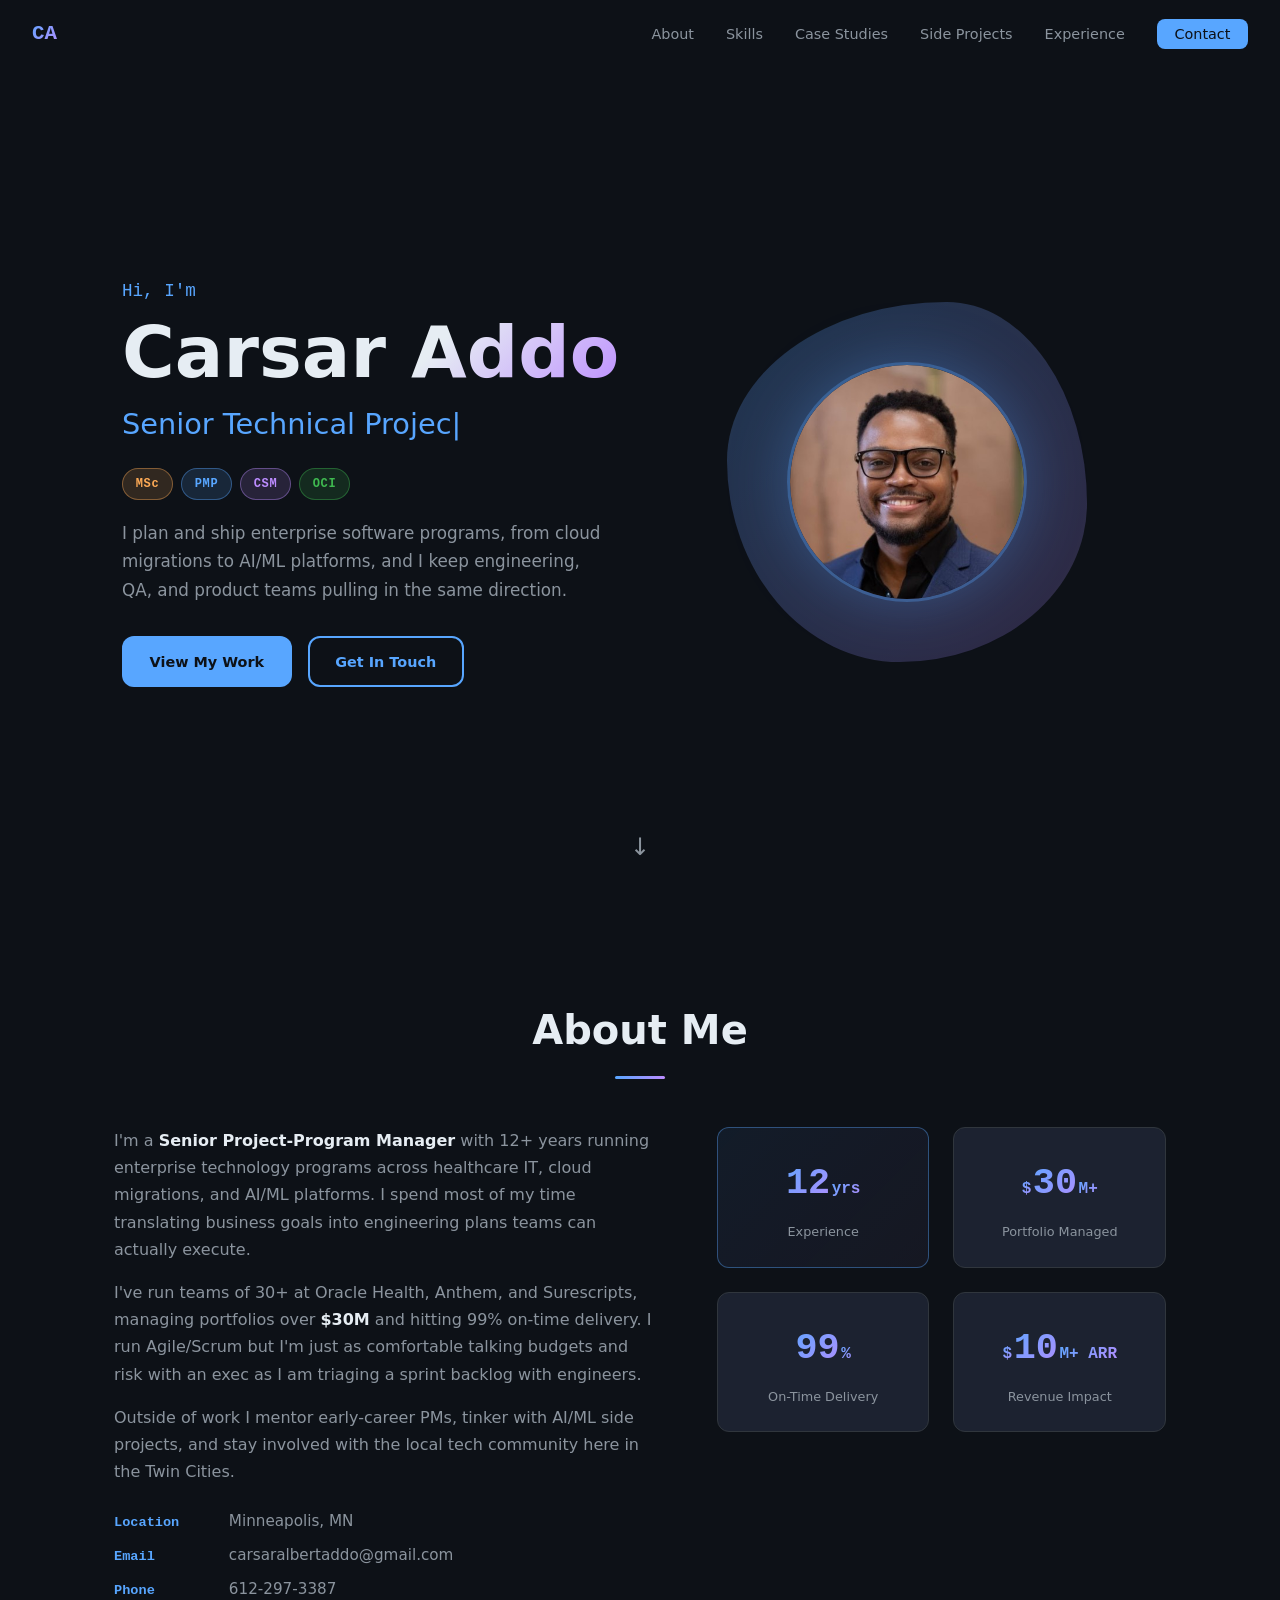
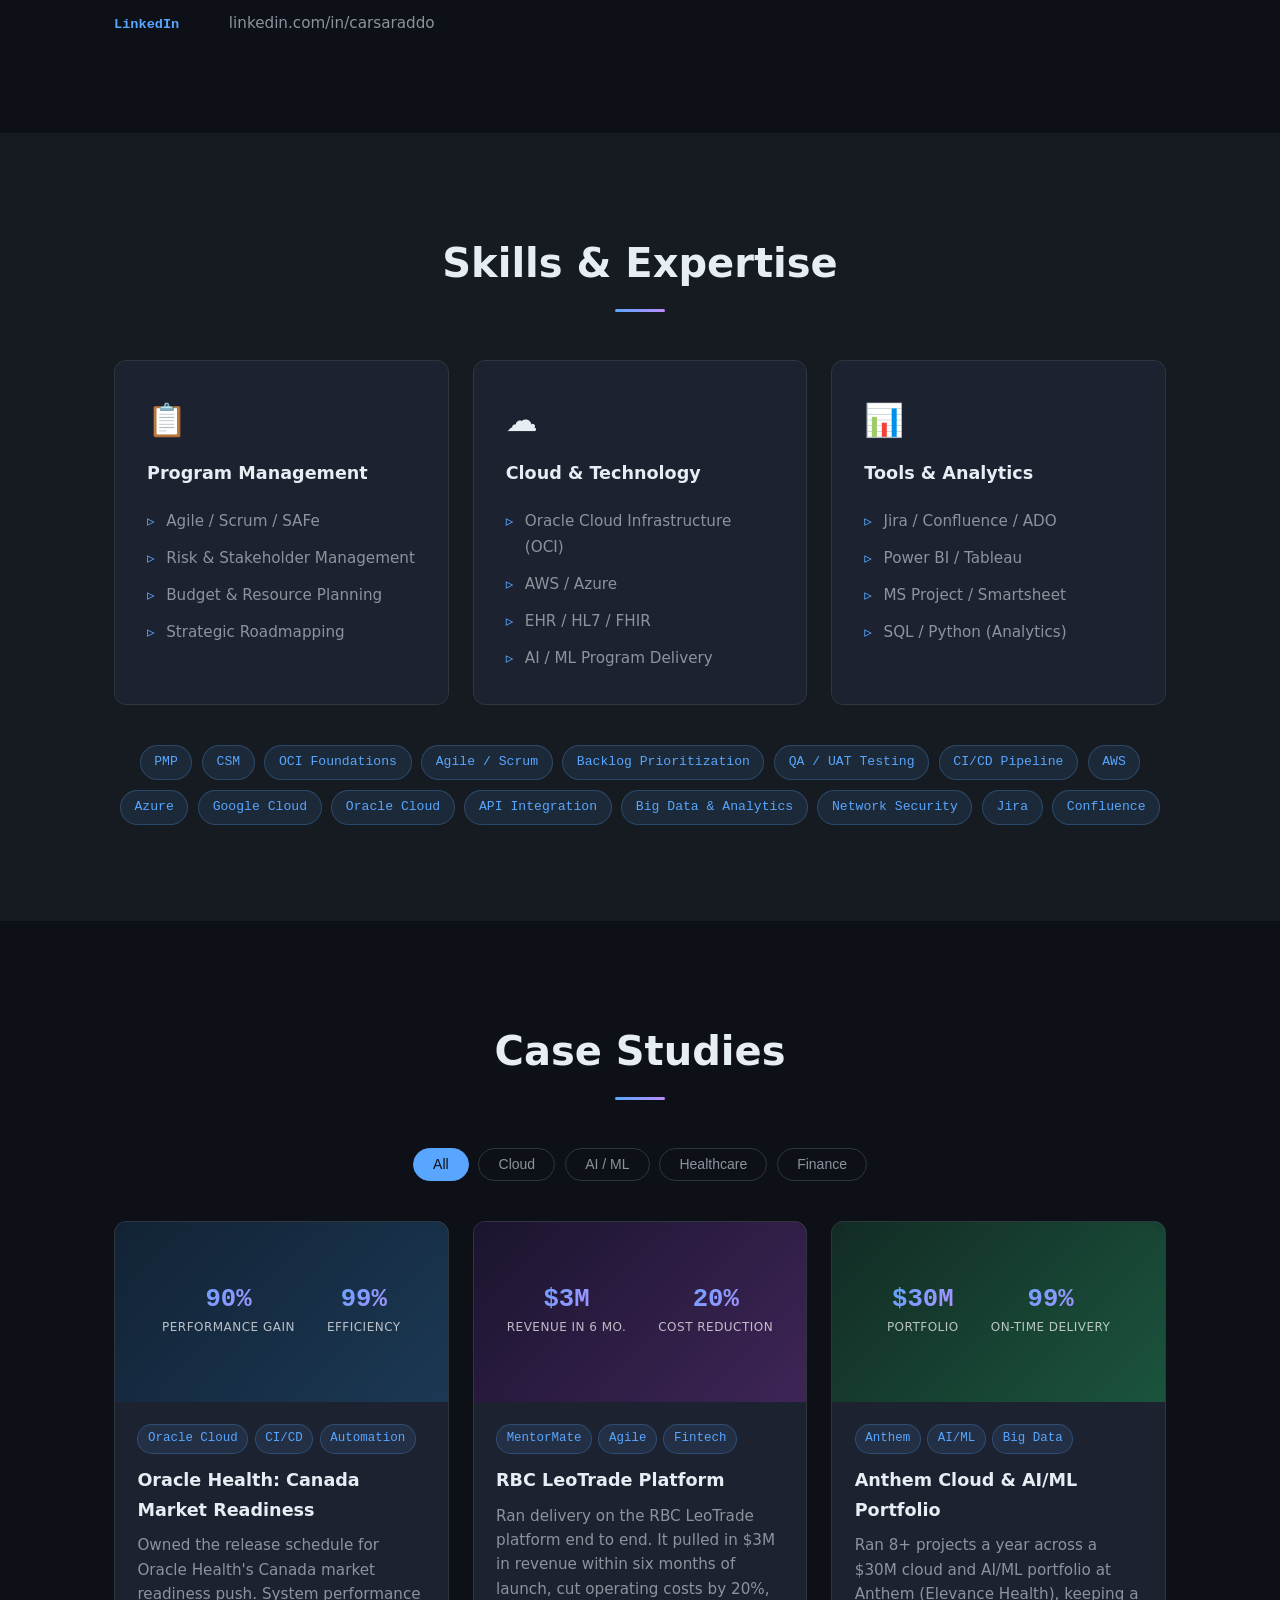
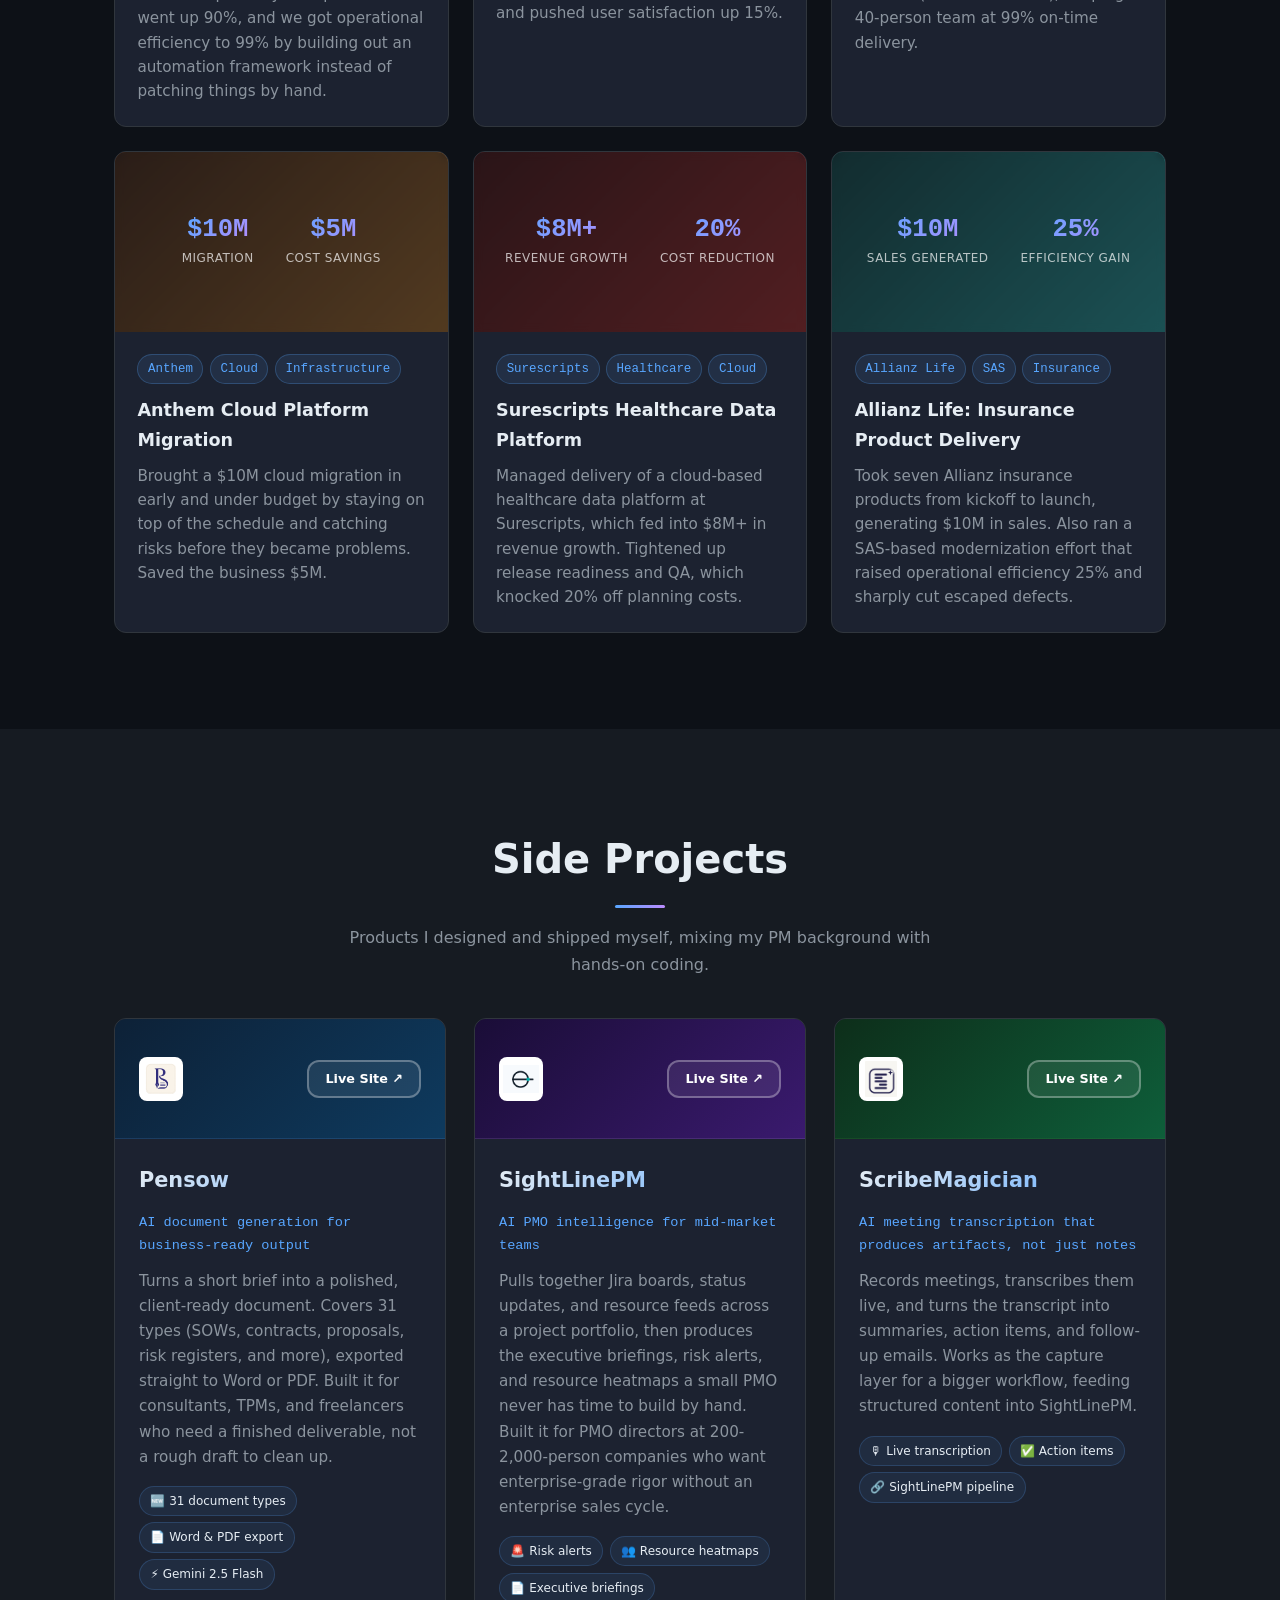
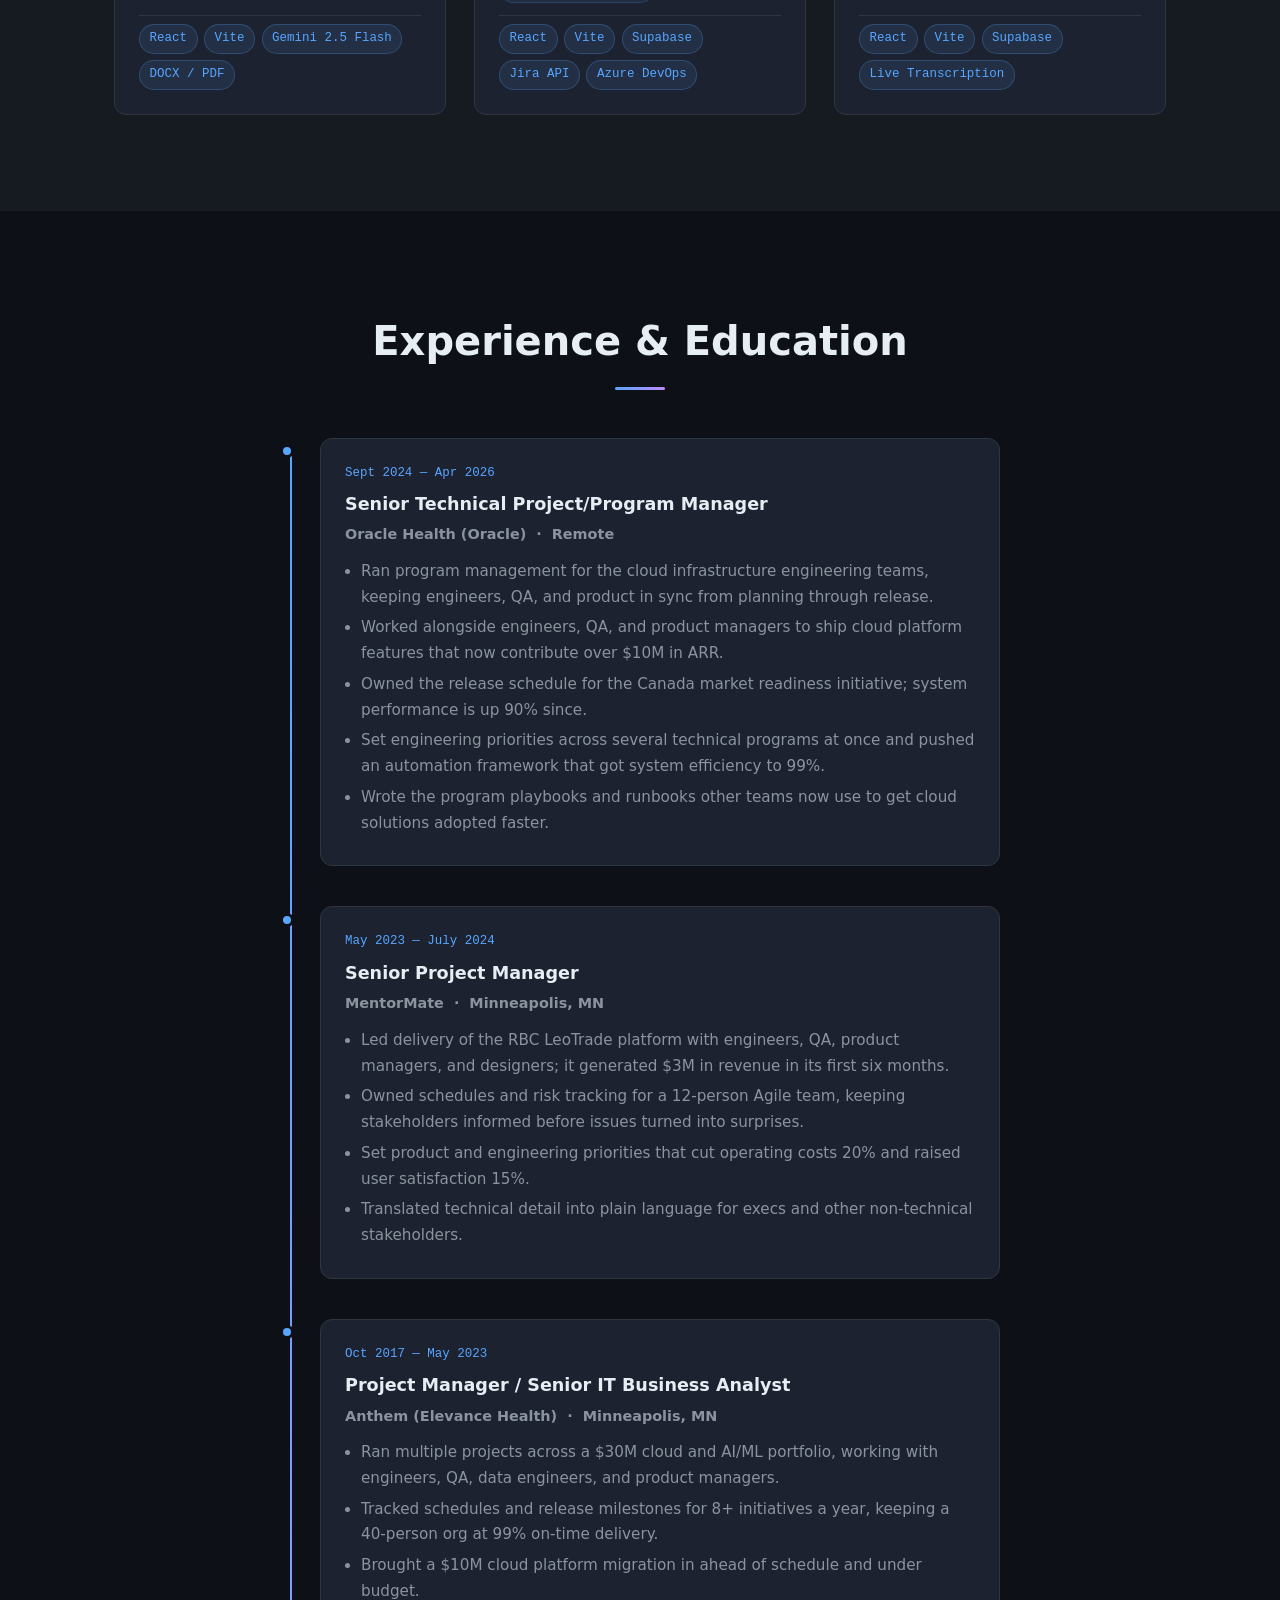
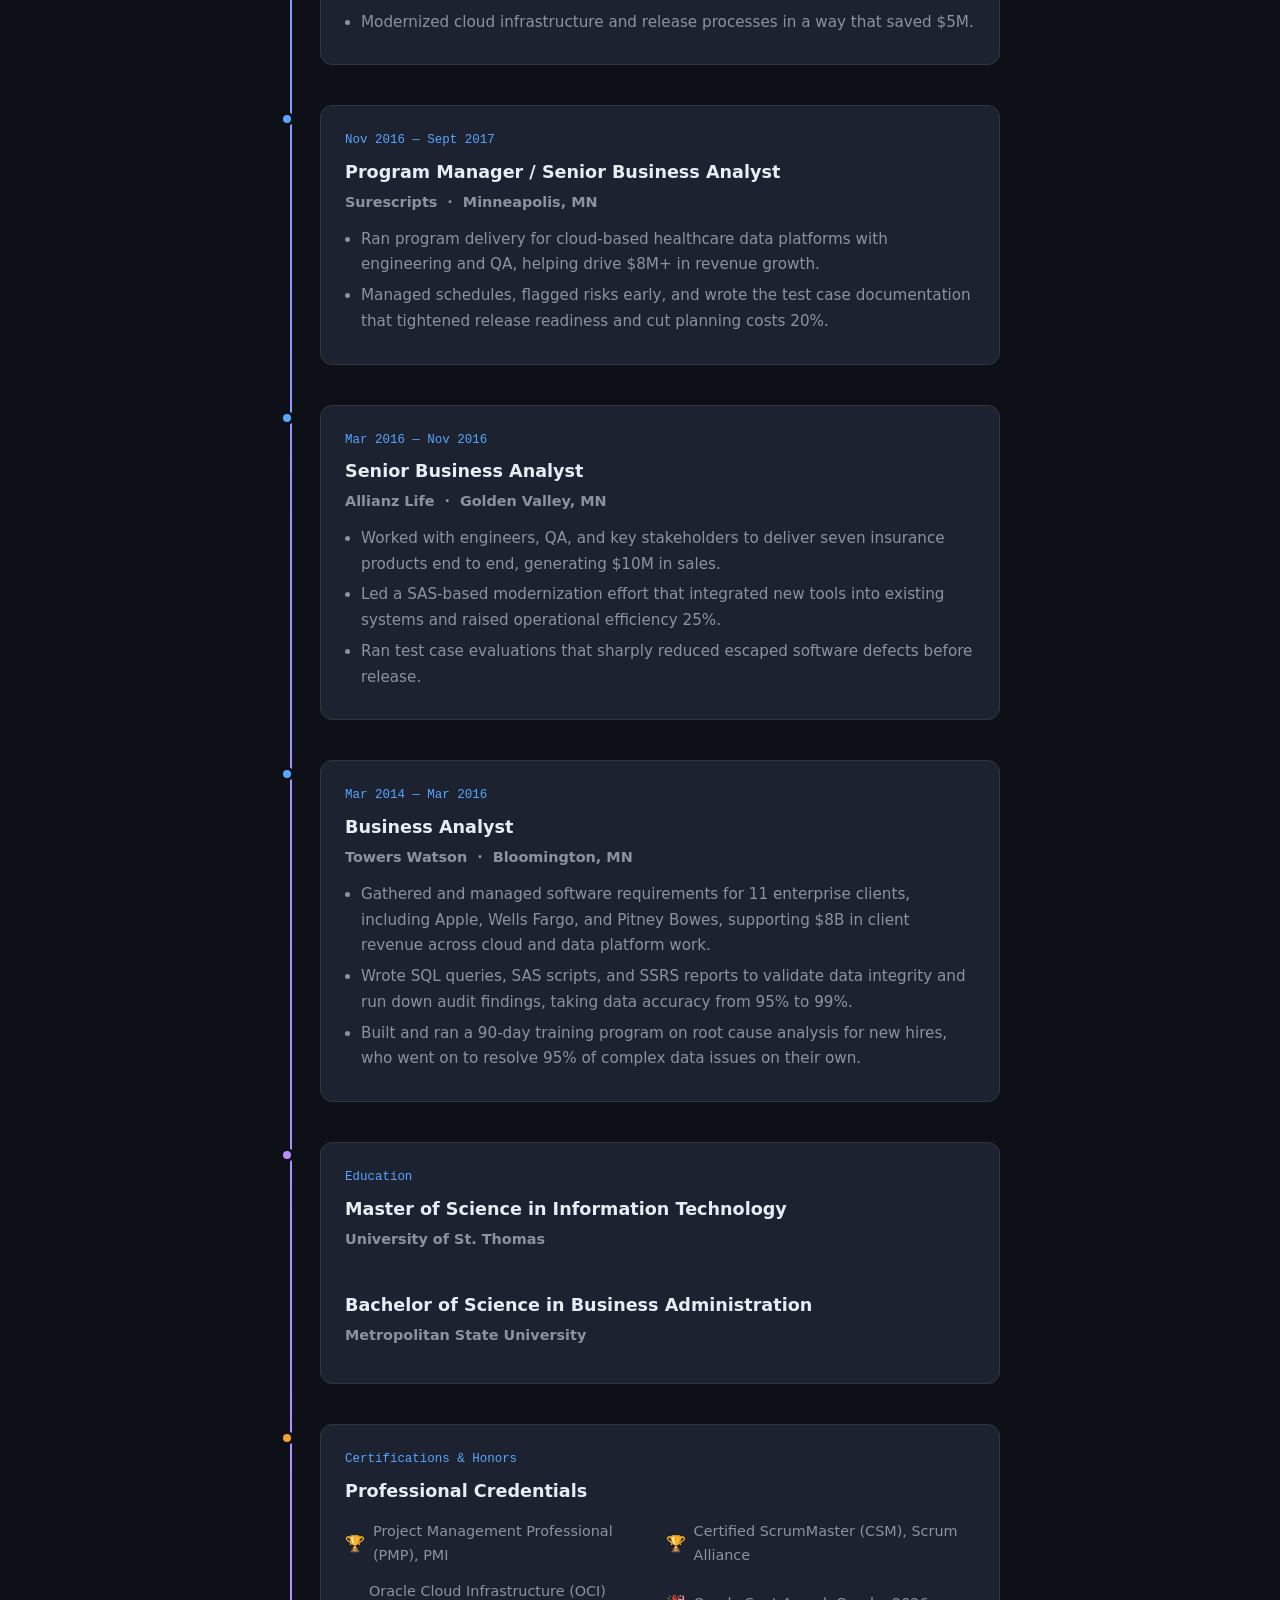
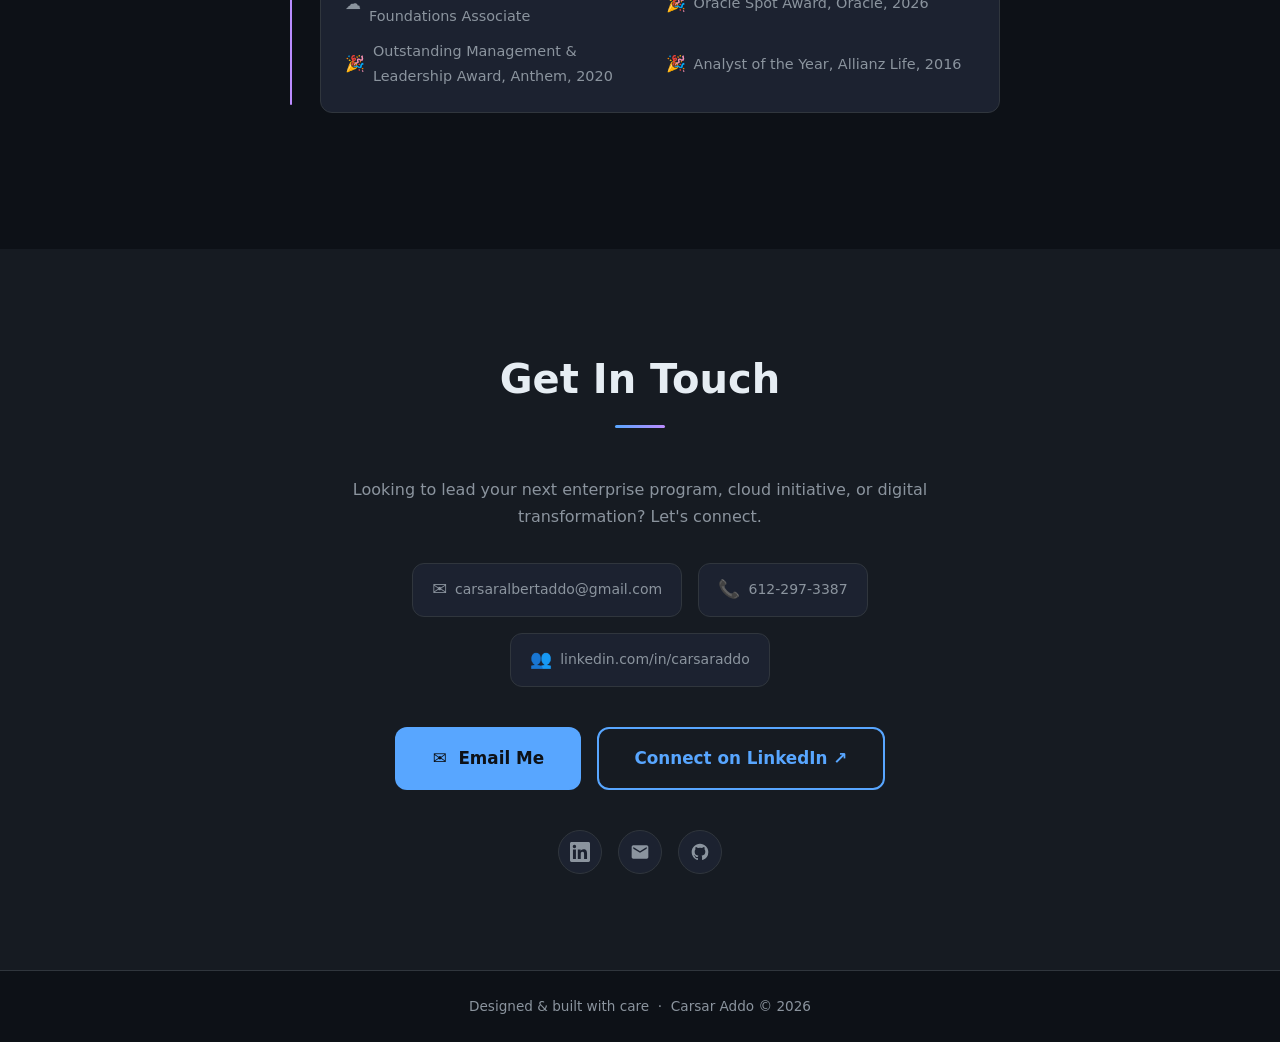
<file: index.html>
<!DOCTYPE html>
<html lang="en">
<head>
  <meta charset="UTF-8" />
  <meta name="viewport" content="width=device-width, initial-scale=1.0" />
  <title>Carsar Addo | Senior Technical Project Manager</title>
  <meta name="description" content="Senior Technical Project Manager with 12+ years leading enterprise cloud, healthcare IT, and AI/ML programs — $30M+ portfolios, 99% on-time delivery. PMP, CSM, and OCI certified. Minneapolis, MN." />
  <meta http-equiv="Content-Security-Policy" content="default-src 'self'; style-src 'self' 'unsafe-inline' https://fonts.googleapis.com; font-src https://fonts.gstatic.com; script-src 'self'; img-src 'self'; form-action 'self'; base-uri 'self'" />
  <meta name="referrer" content="strict-origin-when-cross-origin" />
  <link rel="canonical" href="https://carsaralbertaddo.com/" />
  <link rel="icon" type="image/png" href="portfolio/assets/favicon.png" />
  <meta property="og:title" content="Carsar Addo | Senior Technical Project Manager" />
  <meta property="og:description" content="Senior Technical Project Manager with 12+ years leading enterprise cloud, healthcare IT, and AI/ML programs — $30M+ portfolios, 99% on-time delivery. PMP, CSM, OCI." />
  <meta property="og:type" content="website" />
  <meta property="og:url" content="https://carsaralbertaddo.com/" />
  <meta property="og:image" content="https://carsaralbertaddo.com/portfolio/assets/avatar.jpg" />
  <meta name="twitter:card" content="summary" />
  <meta name="twitter:title" content="Carsar Addo | Senior Technical Project Manager" />
  <meta name="twitter:description" content="Senior Technical Project Manager — enterprise cloud, healthcare IT, and AI/ML programs. PMP, CSM, OCI." />
  <meta name="twitter:image" content="https://carsaralbertaddo.com/portfolio/assets/avatar.jpg" />
  <link rel="stylesheet" href="portfolio/styles.css" />
  <link rel="preconnect" href="https://fonts.googleapis.com" />
  <link rel="preconnect" href="https://fonts.gstatic.com" crossorigin />
  <link href="https://fonts.googleapis.com/css2?family=Inter:wght@300;400;500;600;700&family=Fira+Code:wght@400;500&display=swap" rel="stylesheet" />
</head>
<body>

  <!-- ── Navigation ── -->
  <nav class="nav" id="nav">
    <a href="#hero" class="nav__logo">CA</a>
    <ul class="nav__links">
      <li><a href="#about">About</a></li>
      <li><a href="#skills">Skills</a></li>
      <li><a href="#programs">Case Studies</a></li>
      <li><a href="#projects">Side Projects</a></li>
      <li><a href="#experience">Experience</a></li>
      <li><a href="#contact" class="nav__cta">Contact</a></li>
    </ul>
    <button class="nav__hamburger" aria-label="Toggle menu" aria-expanded="false" id="hamburger">
      <span></span><span></span><span></span>
    </button>
  </nav>

  <!-- ── Hero ── -->
  <section class="hero" id="hero">
    <div class="hero__content">
      <p class="hero__greeting">Hi, I'm</p>
      <h1 class="hero__name">Carsar Addo</h1>
      <h2 class="hero__title">
        <span class="visually-hidden">Senior Technical Project Manager</span>
        <span class="typed" id="typed" aria-hidden="true"></span>
      </h2>
      <div class="hero__badges">
        <span class="badge badge--msc">MSc</span>
        <span class="badge badge--pmp">PMP</span>
        <span class="badge badge--csm">CSM</span>
        <span class="badge badge--oci">OCI</span>
      </div>
      <p class="hero__tagline">
        I plan and ship enterprise software programs, from cloud migrations to AI/ML platforms,
        and I keep engineering, QA, and product teams pulling in the same direction.
      </p>
      <div class="hero__actions">
        <a href="#programs" class="btn btn--primary">View My Work</a>
        <a href="#contact" class="btn btn--outline">Get In Touch</a>
      </div>
    </div>
    <div class="hero__visual" aria-hidden="true">
      <div class="blob"></div>
      <div class="avatar avatar--photo">
        <img src="portfolio/assets/avatar.jpg" alt="Carsar Addo" width="400" height="400" />
      </div>
    </div>
    <a href="#about" class="hero__scroll" aria-label="Scroll down">&#8595;</a>
  </section>

  <!-- ── About ── -->
  <section class="section" id="about">
    <div class="container">
      <h2 class="section__title">About Me</h2>
      <div class="about__grid">
        <div class="about__text">
          <p>
            I'm a <strong>Senior Project-Program Manager</strong> with 12+ years running enterprise
            technology programs across healthcare IT, cloud migrations, and AI/ML platforms. I spend
            most of my time translating business goals into engineering plans teams can actually execute.
          </p>
          <p>
            I've run teams of 30+ at Oracle Health, Anthem, and Surescripts, managing
            portfolios over <strong>$30M</strong> and hitting 99% on-time delivery. I run Agile/Scrum
            but I'm just as comfortable talking budgets and risk with an exec as I am triaging a
            sprint backlog with engineers.
          </p>
          <p>
            Outside of work I mentor early-career PMs, tinker with AI/ML side projects, and stay
            involved with the local tech community here in the Twin Cities.
          </p>
          <ul class="about__facts">
            <li><span class="fact__label">Location</span> Minneapolis, MN</li>
            <li><span class="fact__label">Email</span> carsaralbertaddo@gmail.com</li>
            <li><span class="fact__label">Phone</span> 612-297-3387</li>
            <li><span class="fact__label">LinkedIn</span> linkedin.com/in/carsaraddo</li>
          </ul>
        </div>
        <div class="about__stats">
          <div class="stat stat--highlight">
            <div class="stat__value-row">
              <span class="stat__number" data-target="12">0</span>
              <span class="stat__suffix">yrs</span>
            </div>
            <span class="stat__label">Experience</span>
          </div>
          <div class="stat">
            <div class="stat__value-row">
              <span class="stat__prefix">$</span>
              <span class="stat__number" data-target="30">0</span>
              <span class="stat__suffix">M+</span>
            </div>
            <span class="stat__label">Portfolio Managed</span>
          </div>
          <div class="stat">
            <div class="stat__value-row">
              <span class="stat__number" data-target="99">0</span>
              <span class="stat__suffix">%</span>
            </div>
            <span class="stat__label">On-Time Delivery</span>
          </div>
          <div class="stat">
            <div class="stat__value-row">
              <span class="stat__prefix">$</span>
              <span class="stat__number" data-target="10">0</span>
              <span class="stat__suffix">M+ ARR</span>
            </div>
            <span class="stat__label">Revenue Impact</span>
          </div>
        </div>
      </div>
    </div>
  </section>

  <!-- ── Skills ── -->
  <section class="section section--alt" id="skills">
    <div class="container">
      <h2 class="section__title">Skills &amp; Expertise</h2>

      <div class="skills__grid">

        <div class="skill-card">
          <div class="skill-card__icon">&#128203;</div>
          <h3>Program Management</h3>
          <ul class="skill-list">
            <li class="skill-item">Agile / Scrum / SAFe</li>
            <li class="skill-item">Risk &amp; Stakeholder Management</li>
            <li class="skill-item">Budget &amp; Resource Planning</li>
            <li class="skill-item">Strategic Roadmapping</li>
          </ul>
        </div>

        <div class="skill-card">
          <div class="skill-card__icon">&#9729;</div>
          <h3>Cloud &amp; Technology</h3>
          <ul class="skill-list">
            <li class="skill-item">Oracle Cloud Infrastructure (OCI)</li>
            <li class="skill-item">AWS / Azure</li>
            <li class="skill-item">EHR / HL7 / FHIR</li>
            <li class="skill-item">AI / ML Program Delivery</li>
          </ul>
        </div>

        <div class="skill-card">
          <div class="skill-card__icon">&#128202;</div>
          <h3>Tools &amp; Analytics</h3>
          <ul class="skill-list">
            <li class="skill-item">Jira / Confluence / ADO</li>
            <li class="skill-item">Power BI / Tableau</li>
            <li class="skill-item">MS Project / Smartsheet</li>
            <li class="skill-item">SQL / Python (Analytics)</li>
          </ul>
        </div>

      </div>

      <div class="tags">
        <span class="tag">PMP</span>
        <span class="tag">CSM</span>
        <span class="tag">OCI Foundations</span>
        <span class="tag">Agile / Scrum</span>
        <span class="tag">Backlog Prioritization</span>
        <span class="tag">QA / UAT Testing</span>
        <span class="tag">CI/CD Pipeline</span>
        <span class="tag">AWS</span>
        <span class="tag">Azure</span>
        <span class="tag">Google Cloud</span>
        <span class="tag">Oracle Cloud</span>
        <span class="tag">API Integration</span>
        <span class="tag">Big Data &amp; Analytics</span>
        <span class="tag">Network Security</span>
        <span class="tag">Jira</span>
        <span class="tag">Confluence</span>
      </div>
    </div>
  </section>

  <!-- ── Programs ── -->
  <section class="section" id="programs">
    <div class="container">
      <h2 class="section__title">Case Studies</h2>

      <div class="filter-bar">
        <button class="filter-btn active" data-filter="all" aria-pressed="true">All</button>
        <button class="filter-btn" data-filter="cloud" aria-pressed="false">Cloud</button>
        <button class="filter-btn" data-filter="aiml" aria-pressed="false">AI / ML</button>
        <button class="filter-btn" data-filter="healthcare" aria-pressed="false">Healthcare</button>
        <button class="filter-btn" data-filter="finance" aria-pressed="false">Finance</button>
      </div>

      <div class="projects__grid">

        <article class="project-card" data-category="cloud">
          <div class="project-card__img project-card__img--1">
            <div class="project-card__kpi">
              <div class="kpi-item">
                <span class="kpi-number">90%</span>
                <span class="kpi-label">Performance Gain</span>
              </div>
              <div class="kpi-item">
                <span class="kpi-number">99%</span>
                <span class="kpi-label">Efficiency</span>
              </div>
            </div>
          </div>
          <div class="project-card__body">
            <div class="project-card__tags">
              <span class="tag tag--sm">Oracle Cloud</span>
              <span class="tag tag--sm">CI/CD</span>
              <span class="tag tag--sm">Automation</span>
            </div>
            <h3>Oracle Health: Canada Market Readiness</h3>
            <p>Owned the release schedule for Oracle Health's Canada market readiness push. System performance went up 90%, and we got operational efficiency to 99% by building out an automation framework instead of patching things by hand.</p>
          </div>
        </article>

        <article class="project-card" data-category="finance">
          <div class="project-card__img project-card__img--2">
            <div class="project-card__kpi">
              <div class="kpi-item">
                <span class="kpi-number">$3M</span>
                <span class="kpi-label">Revenue in 6 mo.</span>
              </div>
              <div class="kpi-item">
                <span class="kpi-number">20%</span>
                <span class="kpi-label">Cost Reduction</span>
              </div>
            </div>
          </div>
          <div class="project-card__body">
            <div class="project-card__tags">
              <span class="tag tag--sm">MentorMate</span>
              <span class="tag tag--sm">Agile</span>
              <span class="tag tag--sm">Fintech</span>
            </div>
            <h3>RBC LeoTrade Platform</h3>
            <p>Ran delivery on the RBC LeoTrade platform end to end. It pulled in $3M in revenue within six months of launch, cut operating costs by 20%, and pushed user satisfaction up 15%.</p>
          </div>
        </article>

        <article class="project-card" data-category="aiml">
          <div class="project-card__img project-card__img--3">
            <div class="project-card__kpi">
              <div class="kpi-item">
                <span class="kpi-number">$30M</span>
                <span class="kpi-label">Portfolio</span>
              </div>
              <div class="kpi-item">
                <span class="kpi-number">99%</span>
                <span class="kpi-label">On-Time Delivery</span>
              </div>
            </div>
          </div>
          <div class="project-card__body">
            <div class="project-card__tags">
              <span class="tag tag--sm">Anthem</span>
              <span class="tag tag--sm">AI/ML</span>
              <span class="tag tag--sm">Big Data</span>
            </div>
            <h3>Anthem Cloud &amp; AI/ML Portfolio</h3>
            <p>Ran 8+ projects a year across a $30M cloud and AI/ML portfolio at Anthem (Elevance Health), keeping a 40-person team at 99% on-time delivery.</p>
          </div>
        </article>

        <article class="project-card" data-category="cloud">
          <div class="project-card__img project-card__img--4">
            <div class="project-card__kpi">
              <div class="kpi-item">
                <span class="kpi-number">$10M</span>
                <span class="kpi-label">Migration</span>
              </div>
              <div class="kpi-item">
                <span class="kpi-number">$5M</span>
                <span class="kpi-label">Cost Savings</span>
              </div>
            </div>
          </div>
          <div class="project-card__body">
            <div class="project-card__tags">
              <span class="tag tag--sm">Anthem</span>
              <span class="tag tag--sm">Cloud</span>
              <span class="tag tag--sm">Infrastructure</span>
            </div>
            <h3>Anthem Cloud Platform Migration</h3>
            <p>Brought a $10M cloud migration in early and under budget by staying on top of the schedule and catching risks before they became problems. Saved the business $5M.</p>
          </div>
        </article>

        <article class="project-card" data-category="healthcare">
          <div class="project-card__img project-card__img--5">
            <div class="project-card__kpi">
              <div class="kpi-item">
                <span class="kpi-number">$8M+</span>
                <span class="kpi-label">Revenue Growth</span>
              </div>
              <div class="kpi-item">
                <span class="kpi-number">20%</span>
                <span class="kpi-label">Cost Reduction</span>
              </div>
            </div>
          </div>
          <div class="project-card__body">
            <div class="project-card__tags">
              <span class="tag tag--sm">Surescripts</span>
              <span class="tag tag--sm">Healthcare</span>
              <span class="tag tag--sm">Cloud</span>
            </div>
            <h3>Surescripts Healthcare Data Platform</h3>
            <p>Managed delivery of a cloud-based healthcare data platform at Surescripts, which fed into $8M+ in revenue growth. Tightened up release readiness and QA, which knocked 20% off planning costs.</p>
          </div>
        </article>

        <article class="project-card" data-category="finance">
          <div class="project-card__img project-card__img--6">
            <div class="project-card__kpi">
              <div class="kpi-item">
                <span class="kpi-number">$10M</span>
                <span class="kpi-label">Sales Generated</span>
              </div>
              <div class="kpi-item">
                <span class="kpi-number">25%</span>
                <span class="kpi-label">Efficiency Gain</span>
              </div>
            </div>
          </div>
          <div class="project-card__body">
            <div class="project-card__tags">
              <span class="tag tag--sm">Allianz Life</span>
              <span class="tag tag--sm">SAS</span>
              <span class="tag tag--sm">Insurance</span>
            </div>
            <h3>Allianz Life: Insurance Product Delivery</h3>
            <p>Took seven Allianz insurance products from kickoff to launch, generating $10M in sales. Also ran a SAS-based modernization effort that raised operational efficiency 25% and sharply cut escaped defects.</p>
          </div>
        </article>

      </div>
    </div>
  </section>

  <!-- ── Personal Projects ── -->
  <section class="section section--alt" id="projects">
    <div class="container">
      <h2 class="section__title">Side Projects</h2>
      <p class="section__subtitle">Products I designed and shipped myself, mixing my PM background with hands-on coding.</p>

      <div class="personal-projects__grid">

        <div class="personal-card">
          <div class="personal-card__header personal-card__header--1">
            <div class="personal-card__icon"><img src="portfolio/assets/pensow-logo.webp" alt="Pensow logo" class="personal-card__icon-img" width="44" height="44" /></div>
            <div class="personal-card__live">
              <a href="https://pensow.com" target="_blank" rel="noopener" class="btn btn--sm btn--ghost">Live Site &#8599;</a>
            </div>
          </div>
          <div class="personal-card__body">
            <h3 class="personal-card__name">Pensow</h3>
            <p class="personal-card__tagline">AI document generation for business-ready output</p>
            <p class="personal-card__desc">Turns a short brief into a polished, client-ready document. Covers 31 types (SOWs, contracts, proposals, risk registers, and more), exported straight to Word or PDF. Built it for consultants, TPMs, and freelancers who need a finished deliverable, not a rough draft to clean up.</p>
            <div class="personal-card__highlights">
              <span class="highlight-pill">&#127381; 31 document types</span>
              <span class="highlight-pill">&#128196; Word &amp; PDF export</span>
              <span class="highlight-pill">&#9889; Gemini 2.5 Flash</span>
            </div>
            <div class="personal-card__stack">
              <span class="tag tag--sm">React</span>
              <span class="tag tag--sm">Vite</span>
              <span class="tag tag--sm">Gemini 2.5 Flash</span>
              <span class="tag tag--sm">DOCX / PDF</span>
            </div>
          </div>
        </div>

        <div class="personal-card">
          <div class="personal-card__header personal-card__header--2">
            <div class="personal-card__icon"><img src="portfolio/assets/sightlinepm-logo.png" alt="SightLinePM logo" class="personal-card__icon-img" width="44" height="44" /></div>
            <div class="personal-card__live">
              <a href="https://www.sightlinepm.com" target="_blank" rel="noopener" class="btn btn--sm btn--ghost">Live Site &#8599;</a>
            </div>
          </div>
          <div class="personal-card__body">
            <h3 class="personal-card__name">SightLinePM</h3>
            <p class="personal-card__tagline">AI PMO intelligence for mid-market teams</p>
            <p class="personal-card__desc">Pulls together Jira boards, status updates, and resource feeds across a project portfolio, then produces the executive briefings, risk alerts, and resource heatmaps a small PMO never has time to build by hand. Built it for PMO directors at 200-2,000-person companies who want enterprise-grade rigor without an enterprise sales cycle.</p>
            <div class="personal-card__highlights">
              <span class="highlight-pill">&#128680; Risk alerts</span>
              <span class="highlight-pill">&#128101; Resource heatmaps</span>
              <span class="highlight-pill">&#128196; Executive briefings</span>
            </div>
            <div class="personal-card__stack">
              <span class="tag tag--sm">React</span>
              <span class="tag tag--sm">Vite</span>
              <span class="tag tag--sm">Supabase</span>
              <span class="tag tag--sm">Jira API</span>
              <span class="tag tag--sm">Azure DevOps</span>
            </div>
          </div>
        </div>

        <div class="personal-card">
          <div class="personal-card__header personal-card__header--3">
            <div class="personal-card__icon"><img src="portfolio/assets/scribemagician-logo.png" alt="ScribeMagician logo" class="personal-card__icon-img" width="44" height="44" /></div>
            <div class="personal-card__live">
              <a href="https://www.scribemagician.com" target="_blank" rel="noopener" class="btn btn--sm btn--ghost">Live Site &#8599;</a>
            </div>
          </div>
          <div class="personal-card__body">
            <h3 class="personal-card__name">ScribeMagician</h3>
            <p class="personal-card__tagline">AI meeting transcription that produces artifacts, not just notes</p>
            <p class="personal-card__desc">Records meetings, transcribes them live, and turns the transcript into summaries, action items, and follow-up emails. Works as the capture layer for a bigger workflow, feeding structured content into SightLinePM.</p>
            <div class="personal-card__highlights">
              <span class="highlight-pill">&#127897; Live transcription</span>
              <span class="highlight-pill">&#9989; Action items</span>
              <span class="highlight-pill">&#128279; SightLinePM pipeline</span>
            </div>
            <div class="personal-card__stack">
              <span class="tag tag--sm">React</span>
              <span class="tag tag--sm">Vite</span>
              <span class="tag tag--sm">Supabase</span>
              <span class="tag tag--sm">Live Transcription</span>
            </div>
          </div>
        </div>

      </div>
    </div>
  </section>

  <!-- ── Experience ── -->
  <section class="section" id="experience">
    <div class="container">
      <h2 class="section__title">Experience &amp; Education</h2>
      <div class="timeline">

        <div class="timeline__item">
          <div class="timeline__dot"></div>
          <div class="timeline__card">
            <span class="timeline__date">Sept 2024 — Apr 2026</span>
            <h3>Senior Technical Project/Program Manager</h3>
            <h4>Oracle Health (Oracle) &nbsp;·&nbsp; Remote</h4>
            <ul>
              <li>Ran program management for the cloud infrastructure engineering teams, keeping engineers, QA, and product in sync from planning through release.</li>
              <li>Worked alongside engineers, QA, and product managers to ship cloud platform features that now contribute over $10M in ARR.</li>
              <li>Owned the release schedule for the Canada market readiness initiative; system performance is up 90% since.</li>
              <li>Set engineering priorities across several technical programs at once and pushed an automation framework that got system efficiency to 99%.</li>
              <li>Wrote the program playbooks and runbooks other teams now use to get cloud solutions adopted faster.</li>
            </ul>
          </div>
        </div>

        <div class="timeline__item">
          <div class="timeline__dot"></div>
          <div class="timeline__card">
            <span class="timeline__date">May 2023 — July 2024</span>
            <h3>Senior Project Manager</h3>
            <h4>MentorMate &nbsp;·&nbsp; Minneapolis, MN</h4>
            <ul>
              <li>Led delivery of the RBC LeoTrade platform with engineers, QA, product managers, and designers; it generated $3M in revenue in its first six months.</li>
              <li>Owned schedules and risk tracking for a 12-person Agile team, keeping stakeholders informed before issues turned into surprises.</li>
              <li>Set product and engineering priorities that cut operating costs 20% and raised user satisfaction 15%.</li>
              <li>Translated technical detail into plain language for execs and other non-technical stakeholders.</li>
            </ul>
          </div>
        </div>

        <div class="timeline__item">
          <div class="timeline__dot"></div>
          <div class="timeline__card">
            <span class="timeline__date">Oct 2017 — May 2023</span>
            <h3>Project Manager / Senior IT Business Analyst</h3>
            <h4>Anthem (Elevance Health) &nbsp;·&nbsp; Minneapolis, MN</h4>
            <ul>
              <li>Ran multiple projects across a $30M cloud and AI/ML portfolio, working with engineers, QA, data engineers, and product managers.</li>
              <li>Tracked schedules and release milestones for 8+ initiatives a year, keeping a 40-person org at 99% on-time delivery.</li>
              <li>Brought a $10M cloud platform migration in ahead of schedule and under budget.</li>
              <li>Modernized cloud infrastructure and release processes in a way that saved $5M.</li>
            </ul>
          </div>
        </div>

        <div class="timeline__item">
          <div class="timeline__dot"></div>
          <div class="timeline__card">
            <span class="timeline__date">Nov 2016 — Sept 2017</span>
            <h3>Program Manager / Senior Business Analyst</h3>
            <h4>Surescripts &nbsp;·&nbsp; Minneapolis, MN</h4>
            <ul>
              <li>Ran program delivery for cloud-based healthcare data platforms with engineering and QA, helping drive $8M+ in revenue growth.</li>
              <li>Managed schedules, flagged risks early, and wrote the test case documentation that tightened release readiness and cut planning costs 20%.</li>
            </ul>
          </div>
        </div>

        <div class="timeline__item">
          <div class="timeline__dot"></div>
          <div class="timeline__card">
            <span class="timeline__date">Mar 2016 — Nov 2016</span>
            <h3>Senior Business Analyst</h3>
            <h4>Allianz Life &nbsp;·&nbsp; Golden Valley, MN</h4>
            <ul>
              <li>Worked with engineers, QA, and key stakeholders to deliver seven insurance products end to end, generating $10M in sales.</li>
              <li>Led a SAS-based modernization effort that integrated new tools into existing systems and raised operational efficiency 25%.</li>
              <li>Ran test case evaluations that sharply reduced escaped software defects before release.</li>
            </ul>
          </div>
        </div>

        <div class="timeline__item">
          <div class="timeline__dot"></div>
          <div class="timeline__card">
            <span class="timeline__date">Mar 2014 — Mar 2016</span>
            <h3>Business Analyst</h3>
            <h4>Towers Watson &nbsp;·&nbsp; Bloomington, MN</h4>
            <ul>
              <li>Gathered and managed software requirements for 11 enterprise clients, including Apple, Wells Fargo, and Pitney Bowes, supporting $8B in client revenue across cloud and data platform work.</li>
              <li>Wrote SQL queries, SAS scripts, and SSRS reports to validate data integrity and run down audit findings, taking data accuracy from 95% to 99%.</li>
              <li>Built and ran a 90-day training program on root cause analysis for new hires, who went on to resolve 95% of complex data issues on their own.</li>
            </ul>
          </div>
        </div>

        <div class="timeline__item timeline__item--edu">
          <div class="timeline__dot timeline__dot--edu"></div>
          <div class="timeline__card">
            <span class="timeline__date">Education</span>
            <h3>Master of Science in Information Technology</h3>
            <h4>University of St. Thomas</h4>
            <br />
            <h3>Bachelor of Science in Business Administration</h3>
            <h4>Metropolitan State University</h4>
          </div>
        </div>

        <div class="timeline__item timeline__item--cert">
          <div class="timeline__dot timeline__dot--cert"></div>
          <div class="timeline__card">
            <span class="timeline__date">Certifications &amp; Honors</span>
            <h3>Professional Credentials</h3>
            <div class="cert-grid">
              <div class="cert-item">
                <span class="cert-icon">&#127942;</span>
                <span>Project Management Professional (PMP), PMI</span>
              </div>
              <div class="cert-item">
                <span class="cert-icon">&#127942;</span>
                <span>Certified ScrumMaster (CSM), Scrum Alliance</span>
              </div>
              <div class="cert-item">
                <span class="cert-icon">&#9729;</span>
                <span>Oracle Cloud Infrastructure (OCI) Foundations Associate</span>
              </div>
              <div class="cert-item">
                <span class="cert-icon">&#127881;</span>
                <span>Oracle Spot Award, Oracle, 2026</span>
              </div>
              <div class="cert-item">
                <span class="cert-icon">&#127881;</span>
                <span>Outstanding Management &amp; Leadership Award, Anthem, 2020</span>
              </div>
              <div class="cert-item">
                <span class="cert-icon">&#127881;</span>
                <span>Analyst of the Year, Allianz Life, 2016</span>
              </div>
            </div>
          </div>
        </div>

      </div>
    </div>
  </section>

  <!-- ── Contact ── -->
  <section class="section section--alt" id="contact">
    <div class="container contact__container">
      <h2 class="section__title">Get In Touch</h2>
      <p class="contact__intro">
        Looking to lead your next enterprise program, cloud initiative, or digital transformation?
        Let's connect.
      </p>

      <div class="contact__direct">
        <a href="mailto:carsaralbertaddo@gmail.com" class="contact__link">
          <span class="contact__link-icon">&#9993;</span>
          <span>carsaralbertaddo@gmail.com</span>
        </a>
        <a href="tel:+16122973387" class="contact__link">
          <span class="contact__link-icon">&#128222;</span>
          <span>612-297-3387</span>
        </a>
        <a href="https://www.linkedin.com/in/carsaraddo/" target="_blank" rel="noopener" class="contact__link">
          <span class="contact__link-icon">&#128101;</span>
          <span>linkedin.com/in/carsaraddo</span>
        </a>
      </div>

      <div class="contact__cta">
        <a href="mailto:carsaralbertaddo@gmail.com?subject=Program%20Manager%20opportunity" class="btn btn--primary btn--lg">&#9993;&nbsp; Email Me</a>
        <a href="https://www.linkedin.com/in/carsaraddo/" target="_blank" rel="noopener" class="btn btn--outline btn--lg">Connect on LinkedIn &#8599;</a>
      </div>

      <div class="contact__socials">
        <a href="https://www.linkedin.com/in/carsaraddo/" target="_blank" rel="noopener" aria-label="LinkedIn" class="social-link">
          <svg viewBox="0 0 24 24" fill="currentColor"><path d="M20.447 20.452h-3.554v-5.569c0-1.328-.027-3.037-1.852-3.037-1.853 0-2.136 1.445-2.136 2.939v5.667H9.351V9h3.414v1.561h.046c.477-.9 1.637-1.85 3.37-1.85 3.601 0 4.267 2.37 4.267 5.455v6.286zM5.337 7.433a2.062 2.062 0 0 1-2.063-2.065 2.064 2.064 0 1 1 2.063 2.065zm1.782 13.019H3.555V9h3.564v11.452zM22.225 0H1.771C.792 0 0 .774 0 1.729v20.542C0 23.227.792 24 1.771 24h20.451C23.2 24 24 23.227 24 22.271V1.729C24 .774 23.2 0 22.222 0h.003z"/></svg>
        </a>
        <a href="mailto:carsaralbertaddo@gmail.com" aria-label="Email" class="social-link">
          <svg viewBox="0 0 24 24" fill="currentColor"><path d="M20 4H4c-1.1 0-2 .9-2 2v12c0 1.1.9 2 2 2h16c1.1 0 2-.9 2-2V6c0-1.1-.9-2-2-2zm0 4l-8 5-8-5V6l8 5 8-5v2z"/></svg>
        </a>
        <a href="https://github.com/TamadTech" target="_blank" rel="noopener" aria-label="GitHub" class="social-link">
          <svg viewBox="0 0 24 24" fill="currentColor"><path d="M12 2C6.477 2 2 6.484 2 12.017c0 4.425 2.865 8.18 6.839 9.504.5.092.682-.217.682-.483 0-.237-.008-.868-.013-1.703-2.782.605-3.369-1.343-3.369-1.343-.454-1.158-1.11-1.466-1.11-1.466-.908-.62.069-.608.069-.608 1.003.07 1.531 1.032 1.531 1.032.892 1.53 2.341 1.088 2.91.832.092-.647.35-1.088.636-1.338-2.22-.253-4.555-1.113-4.555-4.951 0-1.093.39-1.988 1.029-2.688-.103-.253-.446-1.272.098-2.65 0 0 .84-.27 2.75 1.026A9.564 9.564 0 0 1 12 6.844a9.59 9.59 0 0 1 2.504.337c1.909-1.296 2.747-1.027 2.747-1.027.546 1.379.202 2.398.1 2.651.64.7 1.028 1.595 1.028 2.688 0 3.848-2.339 4.695-4.566 4.943.359.309.678.92.678 1.855 0 1.338-.012 2.419-.012 2.747 0 .268.18.58.688.482A10.02 10.02 0 0 0 22 12.017C22 6.484 17.522 2 12 2z"/></svg>
        </a>
      </div>
    </div>
  </section>

  <!-- ── Footer ── -->
  <footer class="footer">
    <p>Designed &amp; built with care &nbsp;·&nbsp; Carsar Addo &copy; <span id="year"></span></p>
  </footer>

  <button class="scroll-top" id="scrollTop" aria-label="Back to top">&#8593;</button>

  <script src="portfolio/script.js"></script>
</body>
</html>
</file>
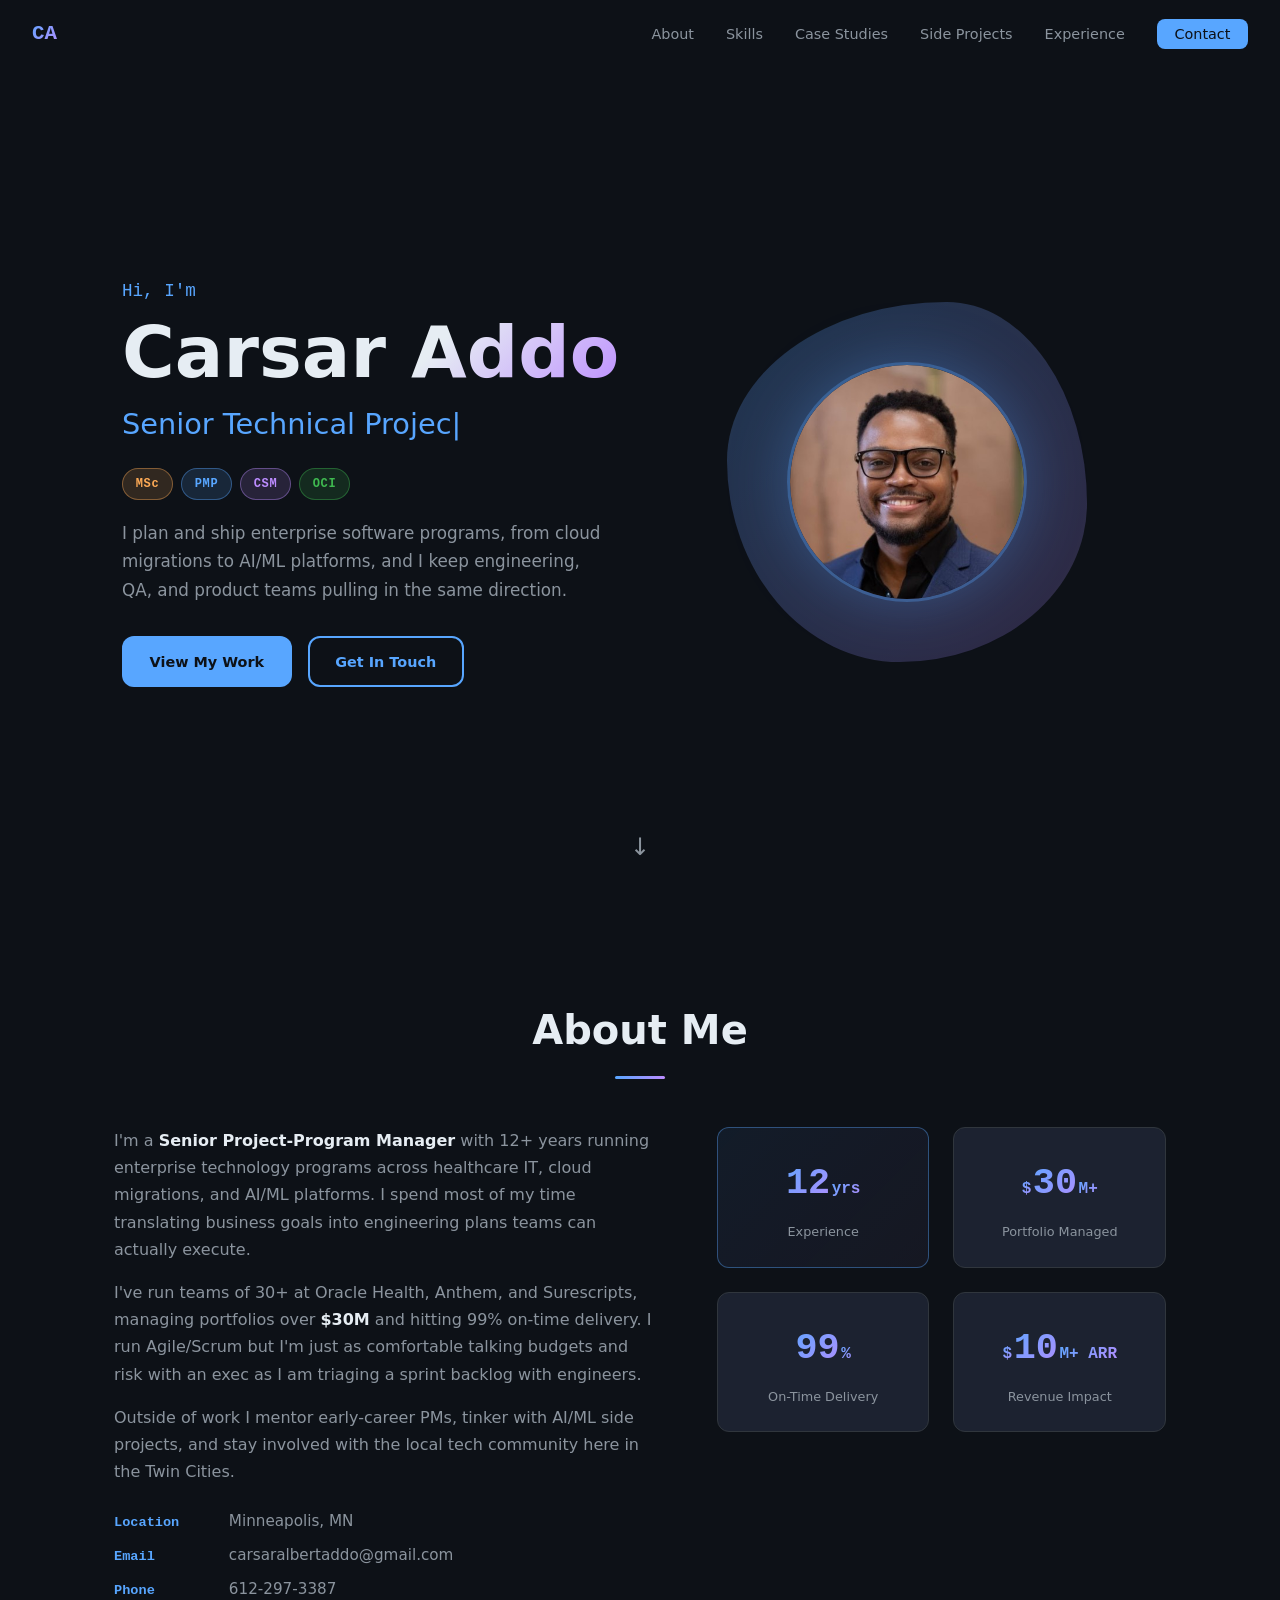
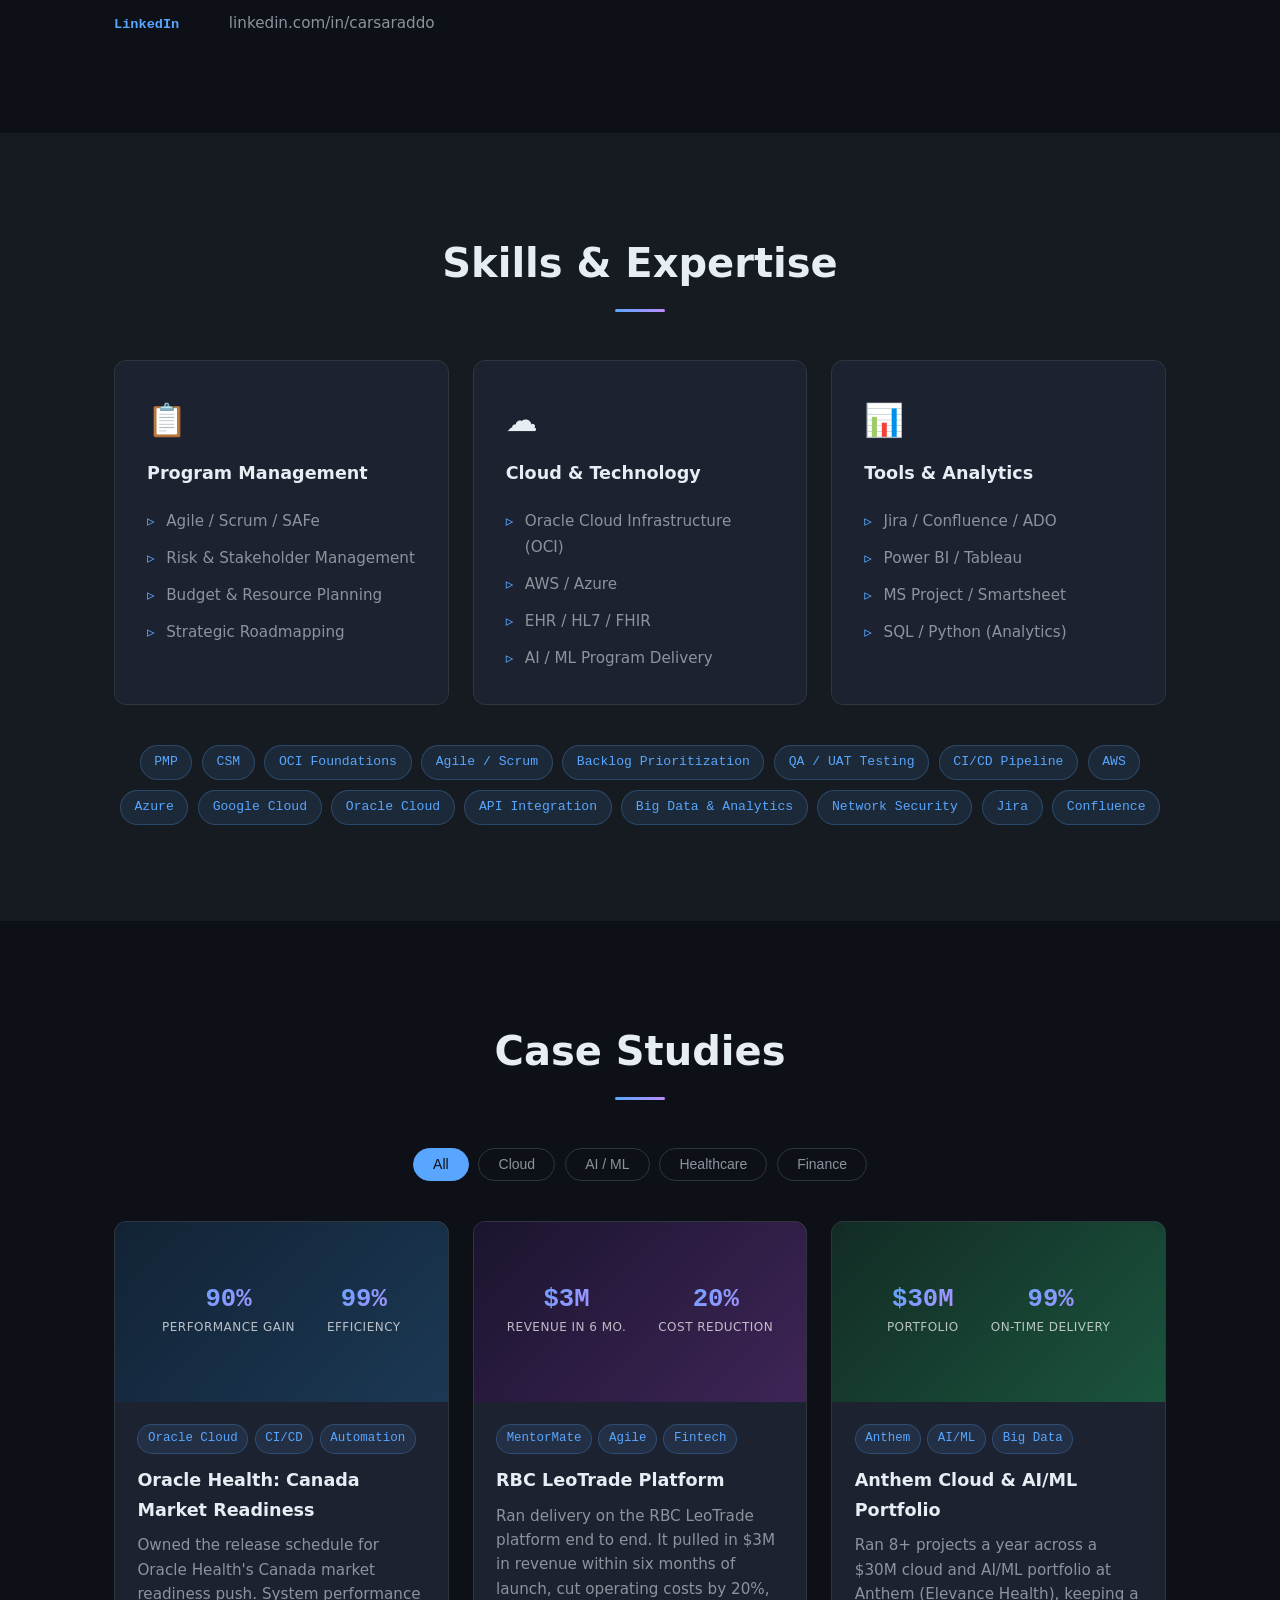
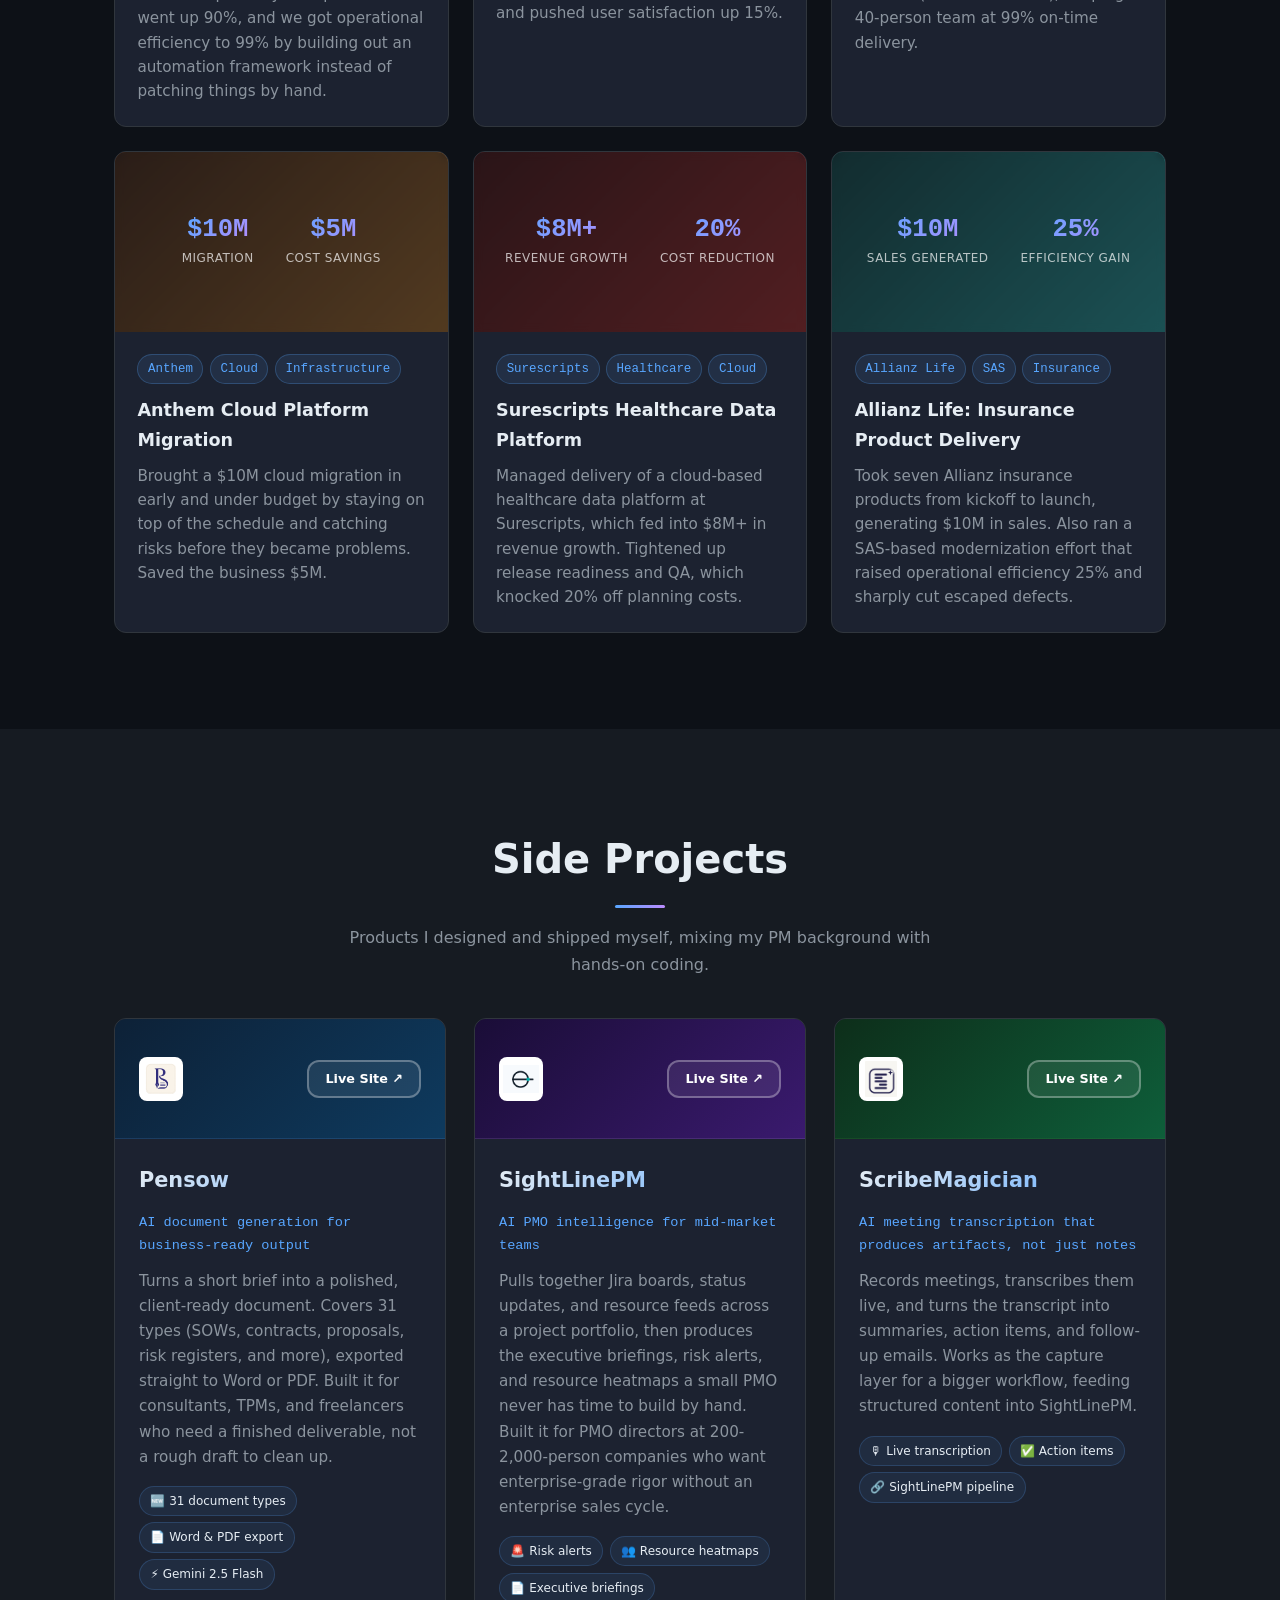
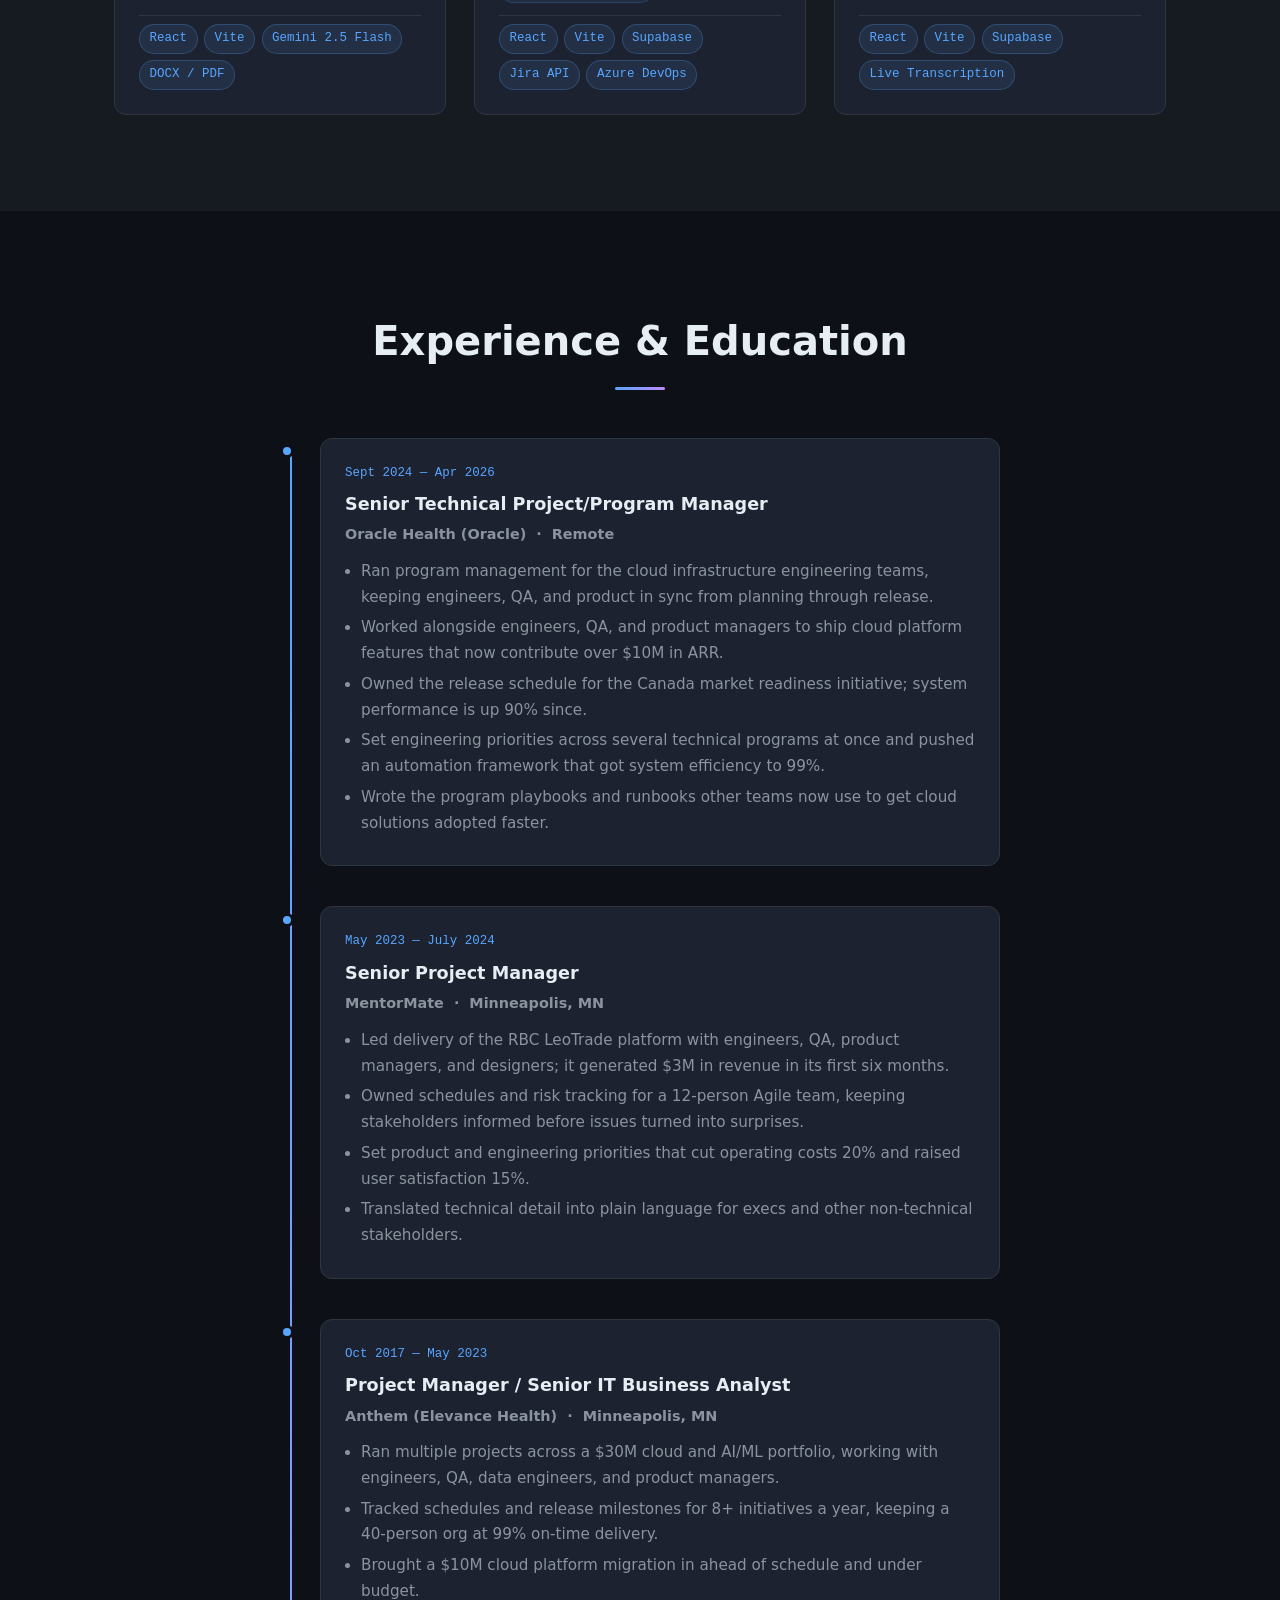
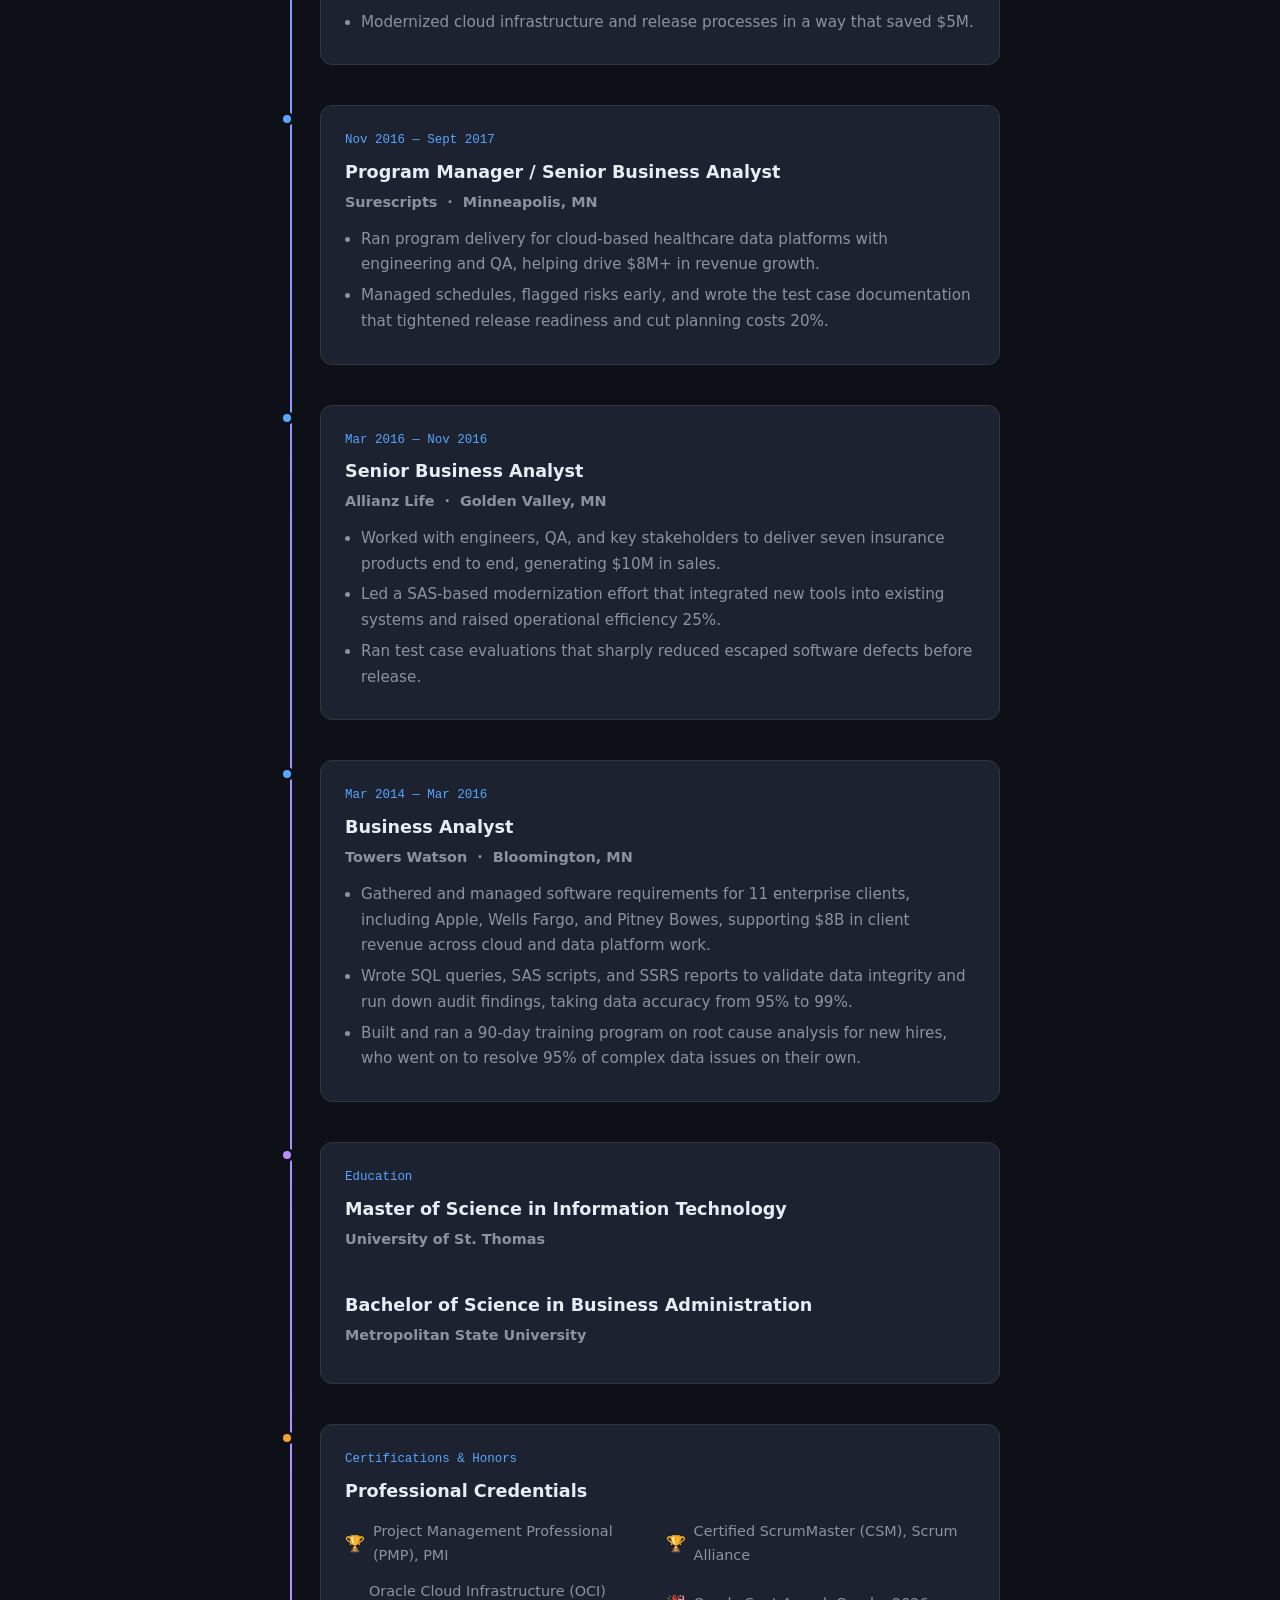
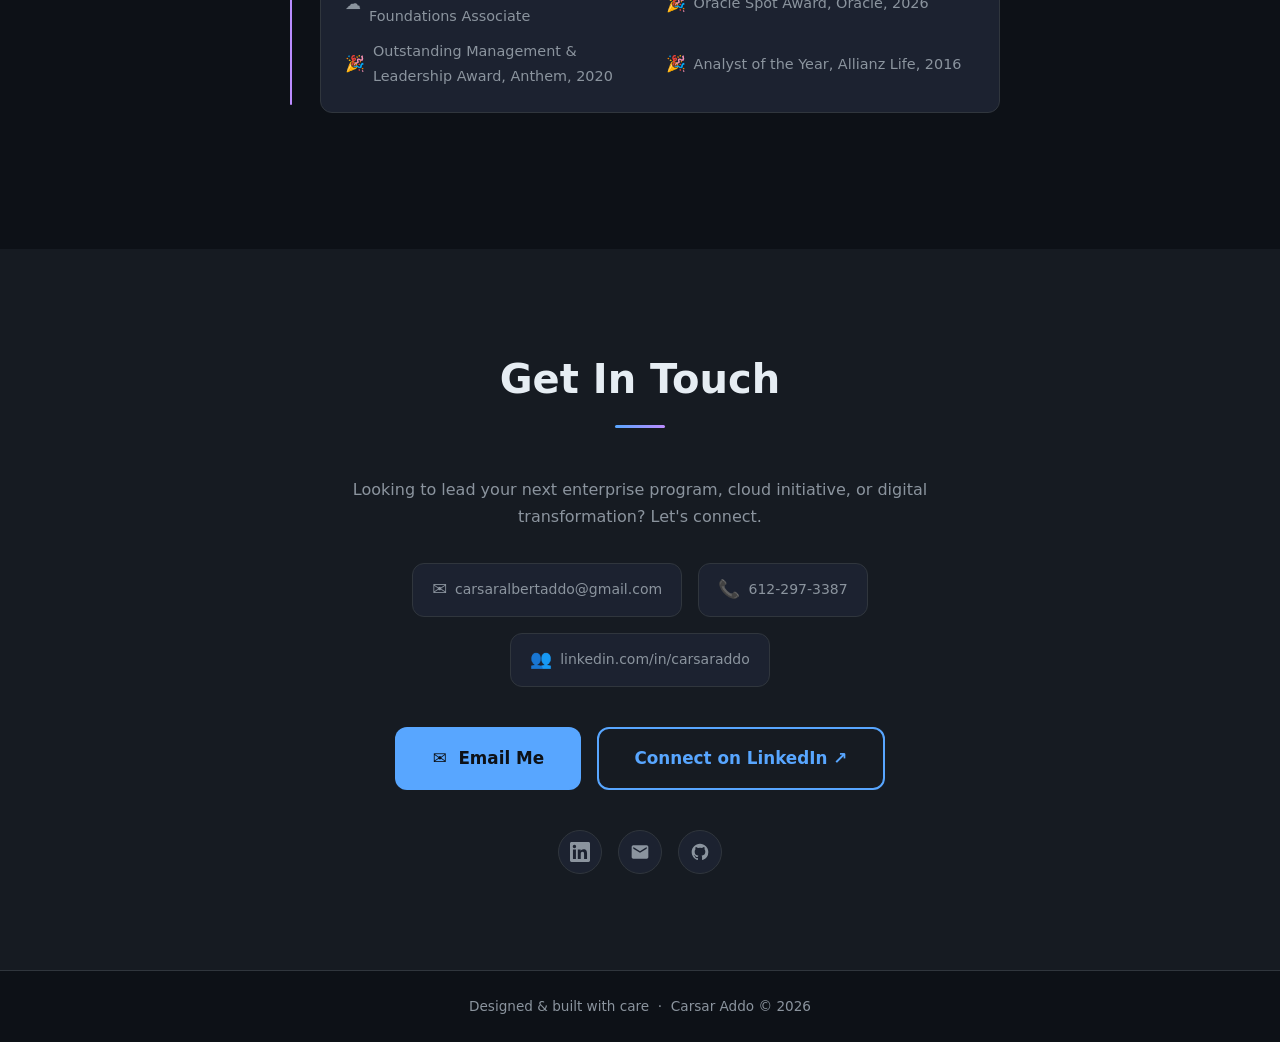
<file: portfolio/index.html>
<!DOCTYPE html>
<html lang="en">
<head>
  <meta charset="UTF-8" />
  <title>Redirecting...</title>
  <noscript><meta http-equiv="refresh" content="0; url=../" /></noscript>
</head>
<body>
  <script>
    var h = window.location.hash;
    window.location.replace('../' + (/^#[\w-]*$/.test(h) ? h : ''));
  </script>
</body>
</html>
</file>
<file: portfolio/styles.css>
/* ── Reset & Tokens ─────────────────────────────────────────── */
*, *::before, *::after { box-sizing: border-box; margin: 0; padding: 0; }

:root {
  --clr-bg:        #0d1117;
  --clr-bg-alt:    #161b22;
  --clr-surface:   #1c2230;
  --clr-border:    #30363d;
  --clr-accent:    #58a6ff;
  --clr-accent-2:  #bc8cff;
  --clr-text:      #e6edf3;
  --clr-muted:     #8b949e;
  --clr-success:   #3fb950;

  --ff-sans:  'Inter', system-ui, sans-serif;
  --ff-mono:  'Fira Code', monospace;

  --radius:   12px;
  --shadow:   0 4px 24px rgba(0,0,0,.4);
  --trans:    0.3s ease;
}

html { scroll-behavior: smooth; scroll-padding-top: 5rem; font-size: 16px; }

body {
  font-family: var(--ff-sans);
  background: var(--clr-bg);
  color: var(--clr-text);
  line-height: 1.7;
  overflow-x: hidden;
}

a { color: var(--clr-accent); text-decoration: none; }
a:hover { text-decoration: underline; }
ul { list-style: none; }
img { max-width: 100%; display: block; }

/* ── Utilities ──────────────────────────────────────────────── */
.container {
  max-width: 1100px;
  margin-inline: auto;
  padding-inline: 1.5rem;
}

.section { padding: 6rem 0; }
.section--alt { background: var(--clr-bg-alt); }

.section__title {
  font-size: clamp(1.75rem, 4vw, 2.5rem);
  font-weight: 700;
  text-align: center;
  margin-bottom: 3rem;
  position: relative;
}
.section__title::after {
  content: '';
  display: block;
  width: 50px;
  height: 3px;
  background: linear-gradient(90deg, var(--clr-accent), var(--clr-accent-2));
  border-radius: 2px;
  margin: 0.75rem auto 0;
}

/* ── Buttons ────────────────────────────────────────────────── */
.btn {
  display: inline-block;
  padding: 0.7rem 1.6rem;
  border-radius: var(--radius);
  font-weight: 600;
  font-size: 0.9rem;
  transition: var(--trans);
  cursor: pointer;
  border: 2px solid transparent;
  text-decoration: none;
}
.btn--primary {
  background: var(--clr-accent);
  color: #0d1117;
}
.btn--primary:hover {
  background: #79baff;
  text-decoration: none;
  transform: translateY(-2px);
  box-shadow: 0 6px 20px rgba(88,166,255,.4);
}
.btn--outline {
  border-color: var(--clr-accent);
  color: var(--clr-accent);
  background: transparent;
}
.btn--outline:hover {
  background: rgba(88,166,255,.1);
  text-decoration: none;
  transform: translateY(-2px);
}
.btn--ghost {
  border-color: rgba(255,255,255,.3);
  color: #fff;
  background: rgba(255,255,255,.08);
}
.btn--ghost:hover { background: rgba(255,255,255,.18); text-decoration: none; }
.btn--sm { padding: 0.4rem 1rem; font-size: 0.8rem; }
.btn--lg { padding: 0.95rem 2.2rem; font-size: 1.05rem; }
.btn--wide { width: 100%; text-align: center; padding: 0.85rem; }

.visually-hidden {
  position: absolute;
  width: 1px; height: 1px;
  overflow: hidden;
  clip: rect(0 0 0 0);
  white-space: nowrap;
}

/* ── Nav ────────────────────────────────────────────────────── */
.nav {
  position: fixed;
  top: 0; left: 0; right: 0;
  z-index: 100;
  display: flex;
  align-items: center;
  justify-content: space-between;
  padding: 1rem 2rem;
  transition: background var(--trans), box-shadow var(--trans);
}
.nav.scrolled {
  background: rgba(13,17,23,.92);
  backdrop-filter: blur(12px);
  box-shadow: 0 1px 0 var(--clr-border);
}
.nav__logo {
  font-family: var(--ff-mono);
  font-weight: 700;
  font-size: 1.3rem;
  background: linear-gradient(135deg, var(--clr-accent), var(--clr-accent-2));
  -webkit-background-clip: text;
  -webkit-text-fill-color: transparent;
  background-clip: text;
  text-decoration: none;
}
.nav__links {
  display: flex;
  gap: 2rem;
  align-items: center;
}
.nav__links a {
  color: var(--clr-muted);
  font-size: 0.9rem;
  font-weight: 500;
  transition: color var(--trans);
  text-decoration: none;
}
.nav__links a:hover { color: var(--clr-text); }
.nav__cta {
  background: var(--clr-accent) !important;
  color: #0d1117 !important;
  padding: 0.45rem 1.1rem;
  border-radius: 8px;
}
.nav__cta:hover { opacity: 0.85; }
.nav__hamburger {
  display: none;
  flex-direction: column;
  align-items: center;
  justify-content: center;
  gap: 5px;
  background: none;
  border: none;
  cursor: pointer;
  width: 44px;
  height: 44px;
  padding: 0;
}
.nav__hamburger span {
  display: block;
  width: 22px;
  height: 2px;
  background: var(--clr-text);
  border-radius: 2px;
  transition: var(--trans);
}
.nav__hamburger.open span:nth-child(1) { transform: translateY(7px) rotate(45deg); }
.nav__hamburger.open span:nth-child(2) { opacity: 0; }
.nav__hamburger.open span:nth-child(3) { transform: translateY(-7px) rotate(-45deg); }

/* ── Hero ───────────────────────────────────────────────────── */
.hero {
  min-height: 100vh;
  display: grid;
  grid-template-columns: 1fr 1fr;
  align-items: center;
  gap: 2rem;
  padding: 6rem 2rem 2rem;
  max-width: 1100px;
  margin-inline: auto;
  position: relative;
}

.hero__greeting {
  font-family: var(--ff-mono);
  color: var(--clr-accent);
  font-size: 1.1rem;
  margin-bottom: 0.4rem;
}
.hero__name {
  font-size: clamp(2.5rem, 6vw, 4.5rem);
  font-weight: 800;
  line-height: 1.1;
  background: linear-gradient(135deg, var(--clr-text) 60%, var(--clr-accent-2));
  -webkit-background-clip: text;
  -webkit-text-fill-color: transparent;
  background-clip: text;
  margin-bottom: 0.5rem;
}
.hero__title {
  font-size: clamp(1.2rem, 2.5vw, 1.8rem);
  font-weight: 500;
  color: var(--clr-muted);
  min-height: 2.5rem;
  margin-bottom: 1.2rem;
}
.typed { color: var(--clr-accent); }
.typed::after {
  content: '|';
  animation: blink 1s step-end infinite;
}
@keyframes blink { 50% { opacity: 0; } }

.hero__tagline {
  color: var(--clr-muted);
  max-width: 480px;
  margin-bottom: 2rem;
  font-size: 1.05rem;
}
.hero__actions { display: flex; gap: 1rem; flex-wrap: wrap; }

/* hero badges */
.hero__badges {
  display: flex;
  gap: 0.5rem;
  flex-wrap: wrap;
  margin-bottom: 1.2rem;
}
.badge {
  font-family: var(--ff-mono);
  font-size: 0.75rem;
  font-weight: 700;
  padding: 0.28rem 0.8rem;
  border-radius: 999px;
  letter-spacing: 0.05em;
  border: 1px solid transparent;
}
.badge--msc  { background: rgba(255,171,86,.15);  border-color: rgba(255,171,86,.4);  color: #ffab56; }
.badge--pmp  { background: rgba(88,166,255,.15);  border-color: rgba(88,166,255,.4);  color: var(--clr-accent); }
.badge--csm  { background: rgba(188,140,255,.15); border-color: rgba(188,140,255,.4); color: var(--clr-accent-2); }
.badge--oci  { background: rgba(63,185,80,.15);   border-color: rgba(63,185,80,.4);   color: var(--clr-success); }
.badge--itil { background: rgba(255,180,60,.15);  border-color: rgba(255,180,60,.4);  color: #f0a030; }

/* hero visual */
.hero__visual {
  display: flex;
  justify-content: center;
  align-items: center;
  position: relative;
}
.blob {
  width: 360px;
  height: 360px;
  border-radius: 61% 39% 52% 48% / 44% 56% 44% 56%;
  background: linear-gradient(135deg, rgba(88,166,255,.25), rgba(188,140,255,.2));
  animation: morph 8s ease-in-out infinite;
  position: absolute;
}
@keyframes morph {
  0%, 100% { border-radius: 61% 39% 52% 48% / 44% 56% 44% 56%; }
  33%       { border-radius: 50% 50% 30% 70% / 60% 40% 60% 40%; }
  66%       { border-radius: 30% 70% 70% 30% / 30% 60% 40% 70%; }
}
.avatar {
  width: 240px;
  height: 240px;
  border-radius: 50%;
  background: linear-gradient(135deg, var(--clr-accent), var(--clr-accent-2));
  display: flex;
  align-items: center;
  justify-content: center;
  font-size: 4rem;
  font-weight: 800;
  color: #0d1117;
  font-family: var(--ff-mono);
  z-index: 1;
  box-shadow: 0 0 60px rgba(88,166,255,.3);
  overflow: hidden;
}
.avatar--photo {
  background: none;
  border: 3px solid rgba(88,166,255,.4);
}
.avatar--photo img {
  width: 100%;
  height: 100%;
  object-fit: cover;
  object-position: center top;
  border-radius: 50%;
}

.hero__scroll {
  position: absolute;
  bottom: 2rem;
  left: 50%;
  transform: translateX(-50%);
  color: var(--clr-muted);
  font-size: 1.5rem;
  animation: bounce 2s ease-in-out infinite;
  text-decoration: none;
}
@keyframes bounce {
  0%, 100% { transform: translateX(-50%) translateY(0); }
  50%       { transform: translateX(-50%) translateY(8px); }
}

/* ── About ──────────────────────────────────────────────────── */
.about__grid {
  display: grid;
  grid-template-columns: 1.2fr 1fr;
  gap: 4rem;
  align-items: start;
}
.about__text p { color: var(--clr-muted); margin-bottom: 1rem; }
.about__text strong { color: var(--clr-text); }

.about__facts { margin-top: 1.5rem; display: flex; flex-direction: column; gap: 0.5rem; }
.about__facts li { color: var(--clr-muted); font-size: 0.95rem; }
.fact__label {
  display: inline-block;
  min-width: 110px;
  color: var(--clr-accent);
  font-weight: 600;
  font-family: var(--ff-mono);
  font-size: 0.85rem;
}

.about__stats {
  display: grid;
  grid-template-columns: 1fr 1fr;
  gap: 1.5rem;
}
.stat {
  background: var(--clr-surface);
  border: 1px solid var(--clr-border);
  border-radius: var(--radius);
  padding: 1.5rem;
  text-align: center;
  position: relative;
  overflow: hidden;
  transition: transform var(--trans), box-shadow var(--trans);
}
.stat:hover {
  transform: translateY(-4px);
  box-shadow: var(--shadow);
}
.stat--highlight {
  border-color: rgba(88,166,255,.4);
  background: linear-gradient(135deg, rgba(88,166,255,.08), rgba(188,140,255,.05));
}
.stat__prefix,
.stat__suffix {
  font-family: var(--ff-mono);
  font-size: 1rem;
  font-weight: 700;
  background: linear-gradient(135deg, var(--clr-accent), var(--clr-accent-2));
  -webkit-background-clip: text;
  -webkit-text-fill-color: transparent;
  background-clip: text;
}
.stat__number {
  display: inline;
  font-size: 2.3rem;
  font-weight: 800;
  font-family: var(--ff-mono);
  background: linear-gradient(135deg, var(--clr-accent), var(--clr-accent-2));
  -webkit-background-clip: text;
  -webkit-text-fill-color: transparent;
  background-clip: text;
}
.stat__value-row {
  display: flex;
  align-items: baseline;
  justify-content: center;
  gap: 0.1rem;
  flex-wrap: wrap;
}
.stat__label {
  display: block;
  font-size: 0.8rem;
  color: var(--clr-muted);
  margin-top: 0.4rem;
}

/* ── Skills ─────────────────────────────────────────────────── */
.skills__grid {
  display: grid;
  grid-template-columns: repeat(auto-fit, minmax(280px, 1fr));
  gap: 1.5rem;
  margin-bottom: 2.5rem;
}
.skill-card {
  background: var(--clr-surface);
  border: 1px solid var(--clr-border);
  border-radius: var(--radius);
  padding: 2rem;
  transition: transform var(--trans), box-shadow var(--trans);
}
.skill-card:hover {
  transform: translateY(-4px);
  box-shadow: var(--shadow);
}
.skill-card__icon { font-size: 2rem; margin-bottom: 0.75rem; }
.skill-card h3 { font-size: 1.1rem; margin-bottom: 1.25rem; }

.skill-list { display: flex; flex-direction: column; gap: 0.7rem; }
.skill-item {
  font-size: 0.95rem;
  color: var(--clr-muted);
  padding-left: 1.2rem;
  position: relative;
}
.skill-item::before {
  content: '▹';
  position: absolute;
  left: 0;
  color: var(--clr-accent);
}

.tags { display: flex; flex-wrap: wrap; gap: 0.6rem; justify-content: center; }
.tag {
  background: rgba(88,166,255,.1);
  border: 1px solid rgba(88,166,255,.25);
  color: var(--clr-accent);
  padding: 0.35rem 0.85rem;
  border-radius: 999px;
  font-size: 0.82rem;
  font-family: var(--ff-mono);
}
.tag--sm {
  font-size: 0.78rem;
  padding: 0.2rem 0.6rem;
}

/* ── Projects ───────────────────────────────────────────────── */
.filter-bar {
  display: flex;
  gap: 0.6rem;
  justify-content: center;
  margin-bottom: 2.5rem;
  flex-wrap: wrap;
}
.filter-btn {
  padding: 0.45rem 1.2rem;
  border-radius: 999px;
  border: 1px solid var(--clr-border);
  background: transparent;
  color: var(--clr-muted);
  cursor: pointer;
  font-size: 0.875rem;
  transition: var(--trans);
}
.filter-btn:hover, .filter-btn.active {
  background: var(--clr-accent);
  border-color: var(--clr-accent);
  color: #0d1117;
}

.projects__grid {
  display: grid;
  grid-template-columns: repeat(auto-fill, minmax(300px, 1fr));
  gap: 1.5rem;
}

.project-card {
  background: var(--clr-surface);
  border: 1px solid var(--clr-border);
  border-radius: var(--radius);
  overflow: hidden;
  transition: transform var(--trans), box-shadow var(--trans), opacity var(--trans);
}
.project-card:hover { transform: translateY(-6px); box-shadow: var(--shadow); }
.project-card.hidden { display: none; }

.project-card__img {
  height: 180px;
  position: relative;
  overflow: hidden;
}
.project-card__img--1 { background: linear-gradient(135deg, #1a3a5c, #2d6a9f); }
.project-card__img--2 { background: linear-gradient(135deg, #2d1a4e, #7b3fa6); }
.project-card__img--3 { background: linear-gradient(135deg, #1a4e38, #2da66d); }
.project-card__img--4 { background: linear-gradient(135deg, #4e2d1a, #a66d2d); }
.project-card__img--5 { background: linear-gradient(135deg, #4e1a1a, #a63030); }
.project-card__img--6 { background: linear-gradient(135deg, #1a4e4e, #2d9f9f); }

.project-card__overlay {
  position: absolute;
  inset: 0;
  background: rgba(0,0,0,.6);
  display: flex;
  align-items: center;
  justify-content: center;
  gap: 0.75rem;
  opacity: 0;
  transition: opacity var(--trans);
}
.project-card__img:hover .project-card__overlay { opacity: 1; }

/* KPI overlay on program cards */
.project-card__kpi {
  position: absolute;
  inset: 0;
  display: flex;
  align-items: center;
  justify-content: center;
  gap: 2rem;
  background: rgba(13,17,23,.55);
  backdrop-filter: blur(4px);
  transition: opacity var(--trans);
}
.kpi-item {
  text-align: center;
}
.kpi-number {
  display: block;
  font-family: var(--ff-mono);
  font-size: 1.6rem;
  font-weight: 800;
  background: linear-gradient(135deg, var(--clr-accent), var(--clr-accent-2));
  -webkit-background-clip: text;
  -webkit-text-fill-color: transparent;
  background-clip: text;
  line-height: 1.1;
}
.kpi-label {
  display: block;
  font-size: 0.75rem;
  color: rgba(255,255,255,.7);
  margin-top: 0.2rem;
  letter-spacing: 0.04em;
  text-transform: uppercase;
}

.project-card__body { padding: 1.4rem; }
.project-card__tags { display: flex; gap: 0.4rem; flex-wrap: wrap; margin-bottom: 0.75rem; }
.project-card__body h3 { font-size: 1.1rem; margin-bottom: 0.5rem; }
.project-card__body p { font-size: 0.95rem; color: var(--clr-muted); line-height: 1.6; }

/* ── Personal Projects ──────────────────────────────────────── */
.section__subtitle {
  text-align: center;
  color: var(--clr-muted);
  margin-top: -2rem;
  margin-bottom: 2.5rem;
  font-size: 1rem;
  max-width: 600px;
  margin-inline: auto;
  margin-bottom: 2.5rem;
}

.personal-projects__grid {
  display: grid;
  grid-template-columns: repeat(auto-fit, minmax(300px, 1fr));
  gap: 1.75rem;
}

.personal-card {
  background: var(--clr-surface);
  border: 1px solid var(--clr-border);
  border-radius: var(--radius);
  overflow: hidden;
  transition: transform var(--trans), box-shadow var(--trans);
  display: flex;
  flex-direction: column;
}
.personal-card:hover {
  transform: translateY(-6px);
  box-shadow: 0 12px 40px rgba(0,0,0,.5);
}

.personal-card__header {
  height: 120px;
  display: flex;
  align-items: center;
  justify-content: space-between;
  padding: 1.25rem 1.5rem;
  position: relative;
}
.personal-card__header--1 {
  background: linear-gradient(135deg, #0d2137, #0e3a5e);
  border-bottom: 1px solid rgba(88,166,255,.2);
}
.personal-card__header--2 {
  background: linear-gradient(135deg, #1a0d37, #3a1a6e);
  border-bottom: 1px solid rgba(188,140,255,.2);
}
.personal-card__header--3 {
  background: linear-gradient(135deg, #0d2e1a, #0e5e3a);
  border-bottom: 1px solid rgba(63,185,80,.2);
}

.personal-card__icon {
  width: 44px;
  height: 44px;
  display: flex;
  align-items: center;
  justify-content: center;
}
.personal-card__icon-img {
  width: 100%;
  height: 100%;
  object-fit: contain;
  border-radius: 8px;
  background: #fff;
  padding: 4px;
}
.personal-card__live { flex-shrink: 0; }

.personal-card__body {
  padding: 1.5rem;
  display: flex;
  flex-direction: column;
  gap: 0.75rem;
  flex: 1;
}
.personal-card__name {
  font-size: 1.3rem;
  font-weight: 700;
  background: linear-gradient(135deg, var(--clr-text), var(--clr-accent));
  -webkit-background-clip: text;
  -webkit-text-fill-color: transparent;
  background-clip: text;
}
.personal-card__tagline {
  font-size: 0.85rem;
  color: var(--clr-accent);
  font-family: var(--ff-mono);
  font-weight: 500;
}
.personal-card__desc {
  font-size: 0.95rem;
  color: var(--clr-muted);
  line-height: 1.65;
}

.personal-card__highlights {
  display: flex;
  flex-wrap: wrap;
  gap: 0.4rem;
  margin-top: 0.25rem;
}
.highlight-pill {
  font-size: 0.75rem;
  background: rgba(88,166,255,.08);
  border: 1px solid rgba(88,166,255,.2);
  color: var(--clr-text);
  padding: 0.25rem 0.65rem;
  border-radius: 999px;
}

.personal-card__stack {
  display: flex;
  flex-wrap: wrap;
  gap: 0.4rem;
  margin-top: auto;
  padding-top: 0.5rem;
  border-top: 1px solid var(--clr-border);
}

/* ── Timeline ───────────────────────────────────────────────── */
.timeline {
  position: relative;
  padding-left: 2.5rem;
  max-width: 720px;
  margin-inline: auto;
}
.timeline::before {
  content: '';
  position: absolute;
  left: 0.6rem;
  top: 0.5rem;
  bottom: 0.5rem;
  width: 2px;
  background: linear-gradient(to bottom, var(--clr-accent), var(--clr-accent-2));
  border-radius: 2px;
}
.timeline__item {
  position: relative;
  margin-bottom: 2.5rem;
}
.timeline__dot {
  position: absolute;
  left: -2.5rem;
  top: 0.4rem;
  width: 14px;
  height: 14px;
  border-radius: 50%;
  background: var(--clr-accent);
  border: 3px solid var(--clr-bg);
  z-index: 1;
}
.timeline__dot--edu  { background: var(--clr-accent-2); }
.timeline__dot--cert { background: #f0a030; }

.timeline__card {
  background: var(--clr-surface);
  border: 1px solid var(--clr-border);
  border-radius: var(--radius);
  padding: 1.5rem;
  transition: transform var(--trans);
}
.timeline__card:hover { transform: translateX(4px); }

.timeline__date {
  font-family: var(--ff-mono);
  font-size: 0.78rem;
  color: var(--clr-accent);
  display: block;
  margin-bottom: 0.4rem;
}
.timeline__card h3 { font-size: 1.1rem; margin-bottom: 0.15rem; }
.timeline__card h4 { font-size: 0.9rem; color: var(--clr-muted); margin-bottom: 0.75rem; }
.timeline__card ul { padding-left: 1rem; list-style: disc; }
.timeline__card li { font-size: 0.95rem; color: var(--clr-muted); margin-bottom: 0.3rem; }

/* ── Cert grid ──────────────────────────────────────────────── */
.cert-grid {
  display: grid;
  grid-template-columns: 1fr 1fr;
  gap: 0.7rem;
  margin-top: 0.75rem;
}
.cert-item {
  display: flex;
  align-items: center;
  gap: 0.5rem;
  font-size: 0.9rem;
  color: var(--clr-muted);
}
.cert-icon { font-size: 1rem; flex-shrink: 0; }

/* ── Contact ────────────────────────────────────────────────── */
.contact__container { max-width: 680px; }
.contact__intro { text-align: center; color: var(--clr-muted); margin-bottom: 2rem; }

.contact__direct {
  display: flex;
  flex-wrap: wrap;
  gap: 1rem;
  justify-content: center;
  margin-bottom: 2.5rem;
}
.contact__link {
  display: flex;
  align-items: center;
  gap: 0.5rem;
  background: var(--clr-surface);
  border: 1px solid var(--clr-border);
  border-radius: var(--radius);
  padding: 0.7rem 1.2rem;
  font-size: 0.875rem;
  color: var(--clr-muted);
  text-decoration: none;
  transition: var(--trans);
}
.contact__link:hover {
  border-color: var(--clr-accent);
  color: var(--clr-accent);
  transform: translateY(-2px);
  text-decoration: none;
}
.contact__link-icon { font-size: 1.1rem; }

.contact__cta {
  display: flex;
  gap: 1rem;
  justify-content: center;
  flex-wrap: wrap;
}

.contact__socials {
  display: flex;
  gap: 1rem;
  justify-content: center;
  margin-top: 2.5rem;
}
.social-link {
  width: 44px;
  height: 44px;
  border-radius: 50%;
  background: var(--clr-surface);
  border: 1px solid var(--clr-border);
  display: flex;
  align-items: center;
  justify-content: center;
  color: var(--clr-muted);
  transition: var(--trans);
}
.social-link svg { width: 20px; height: 20px; }
.social-link:hover {
  color: var(--clr-accent);
  border-color: var(--clr-accent);
  transform: translateY(-3px);
  text-decoration: none;
}

/* ── Footer ─────────────────────────────────────────────────── */
.footer {
  text-align: center;
  padding: 1.5rem;
  border-top: 1px solid var(--clr-border);
  color: var(--clr-muted);
  font-size: 0.85rem;
}

/* ── Scroll-to-top ──────────────────────────────────────────── */
.scroll-top {
  position: fixed;
  bottom: 2rem;
  right: 2rem;
  width: 42px;
  height: 42px;
  border-radius: 50%;
  background: var(--clr-accent);
  color: #0d1117;
  border: none;
  font-size: 1.1rem;
  cursor: pointer;
  opacity: 0;
  pointer-events: none;
  transition: var(--trans);
  z-index: 99;
}
.scroll-top.visible { opacity: 1; pointer-events: all; }
.scroll-top:hover { background: #79baff; transform: translateY(-3px); }

/* ── Fade-in on scroll ──────────────────────────────────────── */
.reveal {
  opacity: 0;
  transform: translateY(24px);
  transition: opacity 0.6s ease, transform 0.6s ease;
}
.reveal.visible { opacity: 1; transform: translateY(0); }

/* ── Responsive ─────────────────────────────────────────────── */
@media (max-width: 768px) {
  .section { padding: 3.5rem 0; }
  .cert-grid { grid-template-columns: 1fr; }

  .nav__links { display: none; position: fixed; inset: 0; background: var(--clr-bg); flex-direction: column; align-items: center; justify-content: center; gap: 2rem; }
  .nav__links.open { display: flex; }
  .nav__links a { font-size: 1.3rem; }
  .nav__hamburger { display: flex; z-index: 101; }

  .hero { grid-template-columns: 1fr; text-align: center; padding-top: 7rem; }
  .hero__visual { order: -1; }
  .blob { width: 260px; height: 260px; }
  .avatar { width: 180px; height: 180px; font-size: 3rem; }
  .hero__tagline { margin-inline: auto; }
  .hero__actions { justify-content: center; }

  .about__grid { grid-template-columns: 1fr; gap: 2.5rem; }
  .about__stats { grid-template-columns: 1fr 1fr; }

  .about__facts li { display: flex; flex-direction: column; gap: 0.15rem; word-break: break-word; overflow-wrap: anywhere; }
  .fact__label { min-width: 0; }

  .timeline { padding-left: 1.75rem; }
  .timeline__dot { left: -1.75rem; }
}

@media (max-width: 480px) {
  .about__stats { grid-template-columns: 1fr; }
  .projects__grid { grid-template-columns: 1fr; }
  .skills__grid { grid-template-columns: 1fr; }
}

/* ── Reduced motion ─────────────────────────────────────────── */
@media (prefers-reduced-motion: reduce) {
  *, *::before, *::after {
    animation: none !important;
    transition: none !important;
  }
  html { scroll-behavior: auto; }
  .reveal { opacity: 1; transform: none; }
}
</file>
